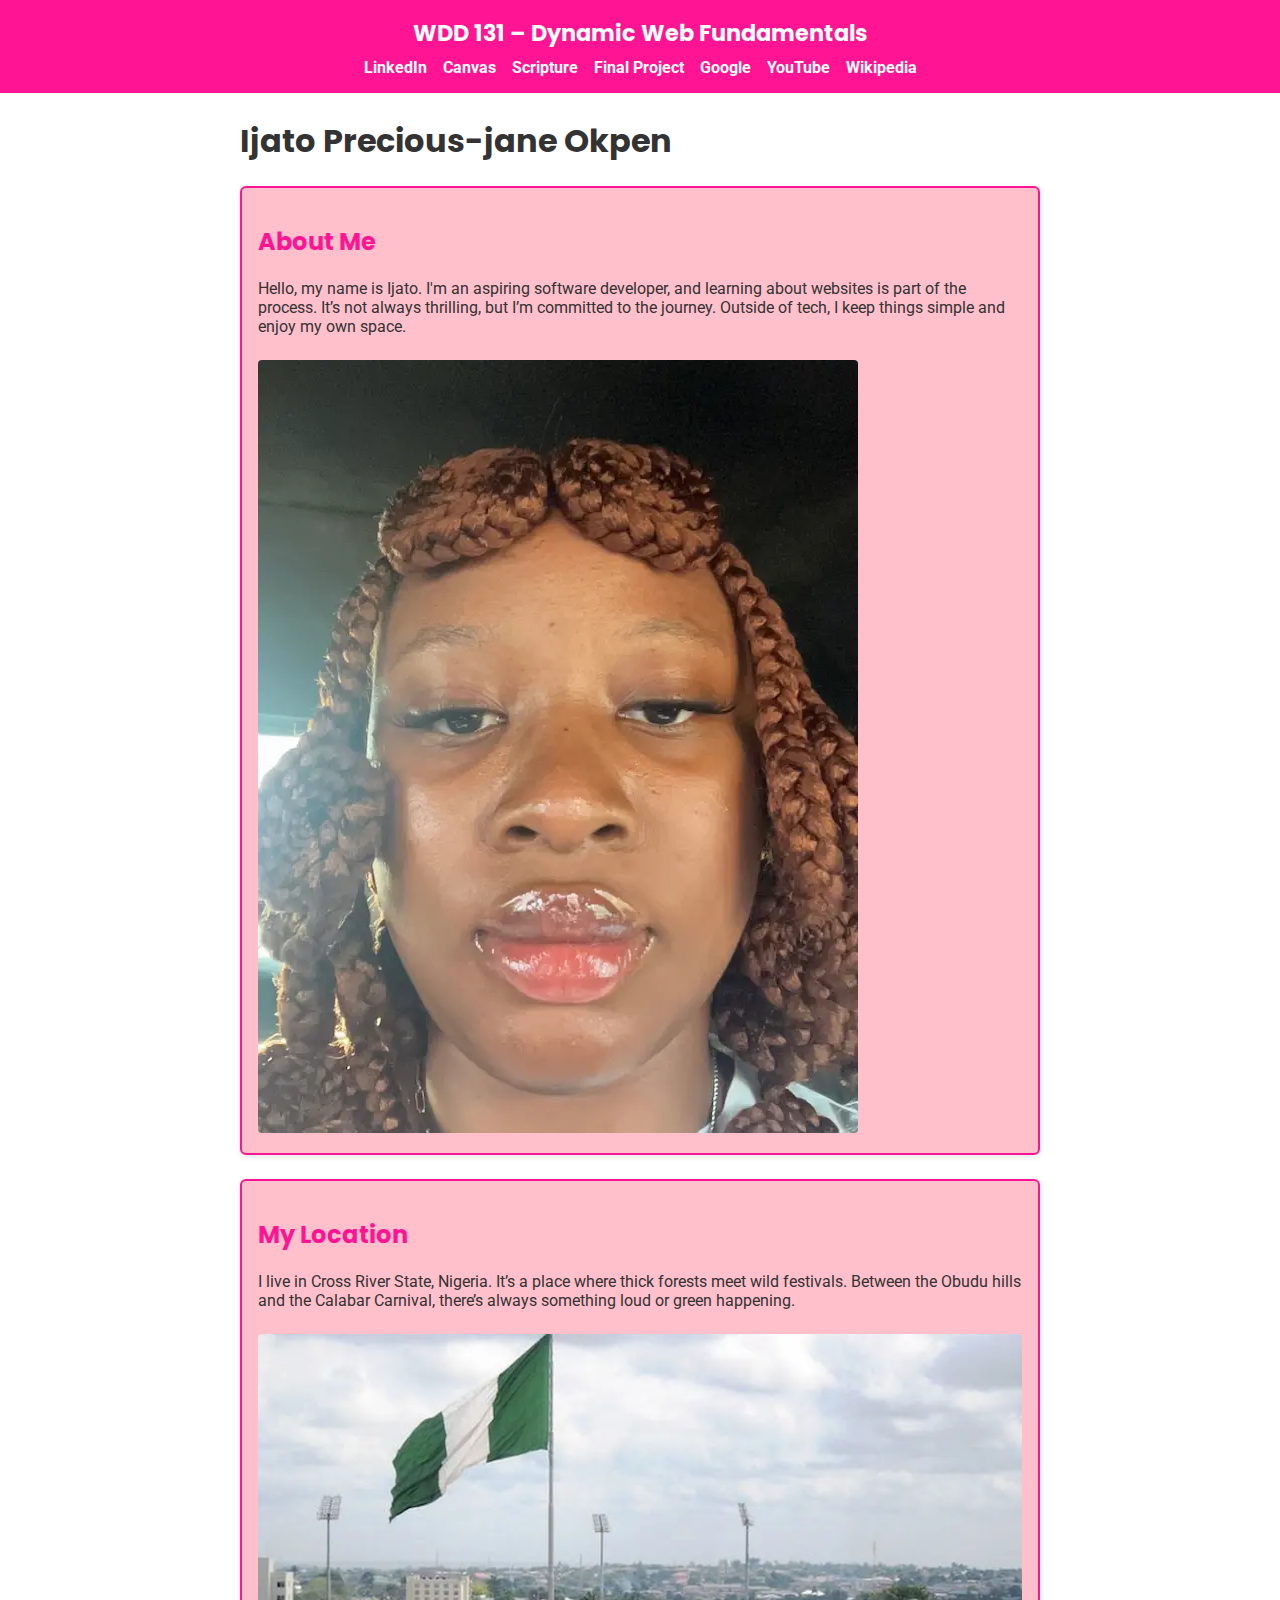
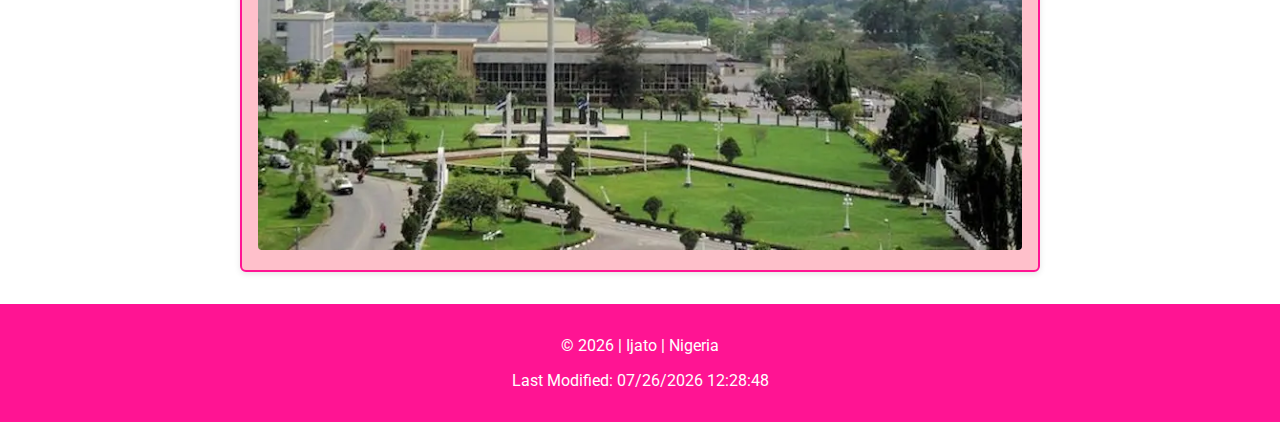
<file: index.html>
<!DOCTYPE html>
<html lang="en">

<head>
  <meta charset="UTF-8">
  <meta name="viewport" content="width=device-width, initial-scale=1.0">
  <title>WDD 131 – Dynamic Web Fundamentals – Ijato Precious-jane Okpen</title>
  <meta name="description"
    content="Homepage project for WDD 131 – Dynamic Web Fundamentals by Ijato Precious-jane Okpen. This homepage includes navigation, images, location and about me section, styled with CSS and enhanced with JavaScript.">
  <meta name="author" content="Ijato Precious-jane Okpen">

  <link rel="preconnect" href="https://fonts.googleapis.com">
  <link rel="preconnect" href="https://fonts.gstatic.com" crossorigin>
  <link href="https://fonts.googleapis.com/css2?family=Poppins:wght@400;600&family=Roboto&display=swap"
    rel="stylesheet">

  <link rel="stylesheet" href="styles/base.css">
  <script src="scripts/getdates.js" defer></script>
</head>

<body>
  <header>
    <span id="course-title">WDD 131 – Dynamic Web Fundamentals</span>
    <nav>
      <a href="https://www.linkedin.com/" target="_blank">LinkedIn</a>
      <a href="https://byupw.instructure.com/" target="_blank">Canvas</a>
      <a href="https://www.churchofjesuschrist.org/study/scriptures/ot/ps/91?lang=eng" target="_blank">Scripture</a>
      <a href="final-project/" target="_blank">Final Project</a>
      <a href="https://www.google.com" target="_blank">Google</a>
      <a href="https://www.youtube.com" target="_blank">YouTube</a>
      <a href="https://en.wikipedia.org" target="_blank">Wikipedia</a>
    </nav>
  </header>

  <main>
    <h1>Ijato Precious-jane Okpen</h1>

    <section class="card">
      <h2>About Me</h2>
      <p>Hello, my name is Ijato. I'm an aspiring software developer, and learning about websites is part of the
        process. It’s not always thrilling, but I’m committed to the journey. Outside of tech, I keep things simple and
        enjoy my own space.</p>
      <img src="images/IJATSProfile.webp" alt="My profile picture" id="profile-pic">
    </section>

    <section class="card">
      <h2>My Location</h2>
      <p>I live in Cross River State, Nigeria. It’s a place where thick forests meet wild festivals. Between the Obudu
        hills and the Calabar Carnival, there’s always something loud or green happening.</p>
      <img src="images/Calabar.webp" alt="Calabar, Cross River State, Nigeria">
    </section>
  </main>

  <footer>
    <p>&copy; <span id="currentyear"></span> | Ijato | Nigeria</p>
    <p id="lastModified"></p>
  </footer>
</body>

</html>
</file>
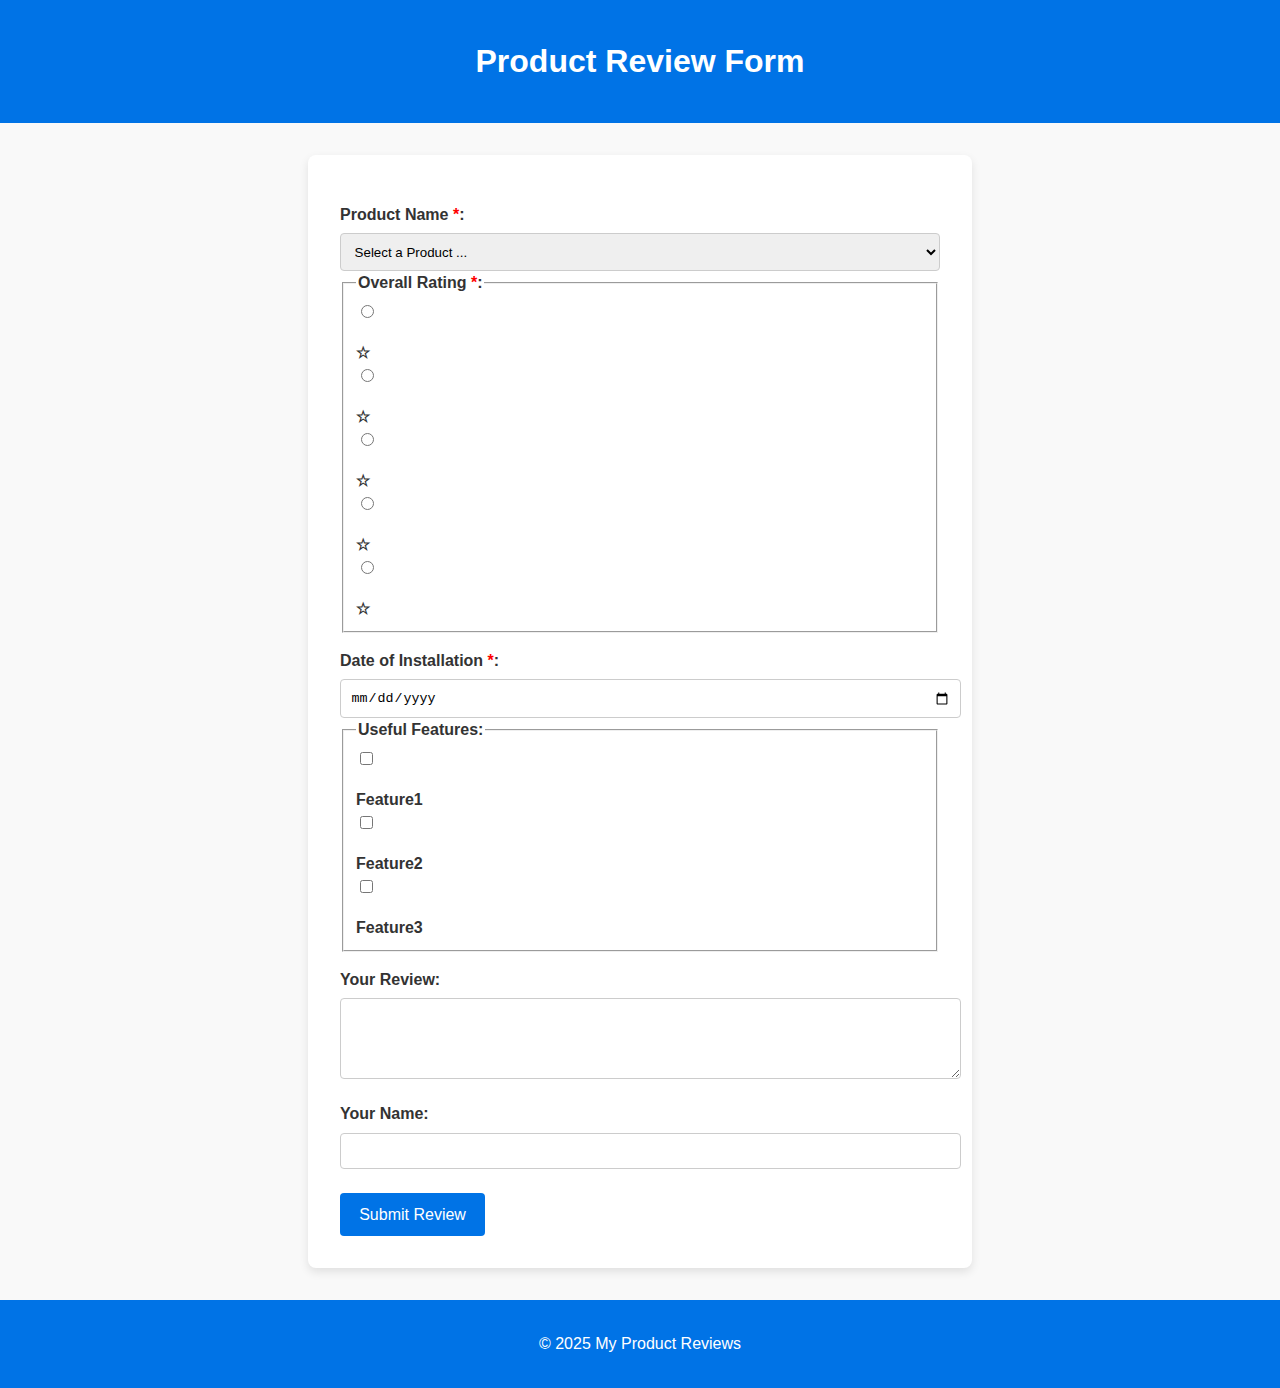
<file: form.html>
<!DOCTYPE html>
<html lang="en">
<head>
    <meta charset="UTF-8">
    <meta name="viewport" content="width=device-width, initial-scale=1.0">
    <title>Product Review Form</title>
    <link rel="stylesheet" href="css/style.css">
    <script src="js/script.js" defer></script>
</head>
<body>
    <header>
        <h1>Product Review Form</h1>
    </header>

    <main>
        <form method="get" action="review.html">
            <!-- Product Name -->
            <label for="product">Product Name <span class="required">*</span>:</label>
            <select id="product" name="product" required>
                <option value="" disabled selected>Select a Product ...</option>
            </select>

            <!-- Overall Rating -->
            <fieldset>
                <legend>Overall Rating <span class="required">*</span>:</legend>
                <div class="stars">
                    <input type="radio" id="star1" name="rating" value="1" required>
                    <label for="star1">☆</label>
                    <input type="radio" id="star2" name="rating" value="2">
                    <label for="star2">☆</label>
                    <input type="radio" id="star3" name="rating" value="3">
                    <label for="star3">☆</label>
                    <input type="radio" id="star4" name="rating" value="4">
                    <label for="star4">☆</label>
                    <input type="radio" id="star5" name="rating" value="5">
                    <label for="star5">☆</label>
                </div>
            </fieldset>

            <!-- Date of Installation -->
            <label for="installDate">Date of Installation <span class="required">*</span>:</label>
            <input type="date" id="installDate" name="installDate" required>

            <!-- Useful Features -->
            <fieldset>
                <legend>Useful Features:</legend>
                <input type="checkbox" id="feature1" name="features" value="Feature1">
                <label for="feature1">Feature1</label>
                <input type="checkbox" id="feature2" name="features" value="Feature2">
                <label for="feature2">Feature2</label>
                <input type="checkbox" id="feature3" name="features" value="Feature3">
                <label for="feature3">Feature3</label>
            </fieldset>

            <!-- Written Review -->
            <label for="review">Your Review:</label>
            <textarea id="review" name="review" rows="4"></textarea>

            <!-- User Name -->
            <label for="username">Your Name:</label>
            <input type="text" id="username" name="username">

            <!-- Submit Button -->
            <input type="submit" value="Submit Review">
        </form>
    </main>

    <footer>
        <p>&copy; 2025 My Product Reviews</p>
    </footer>
</body>
</html>
</file>
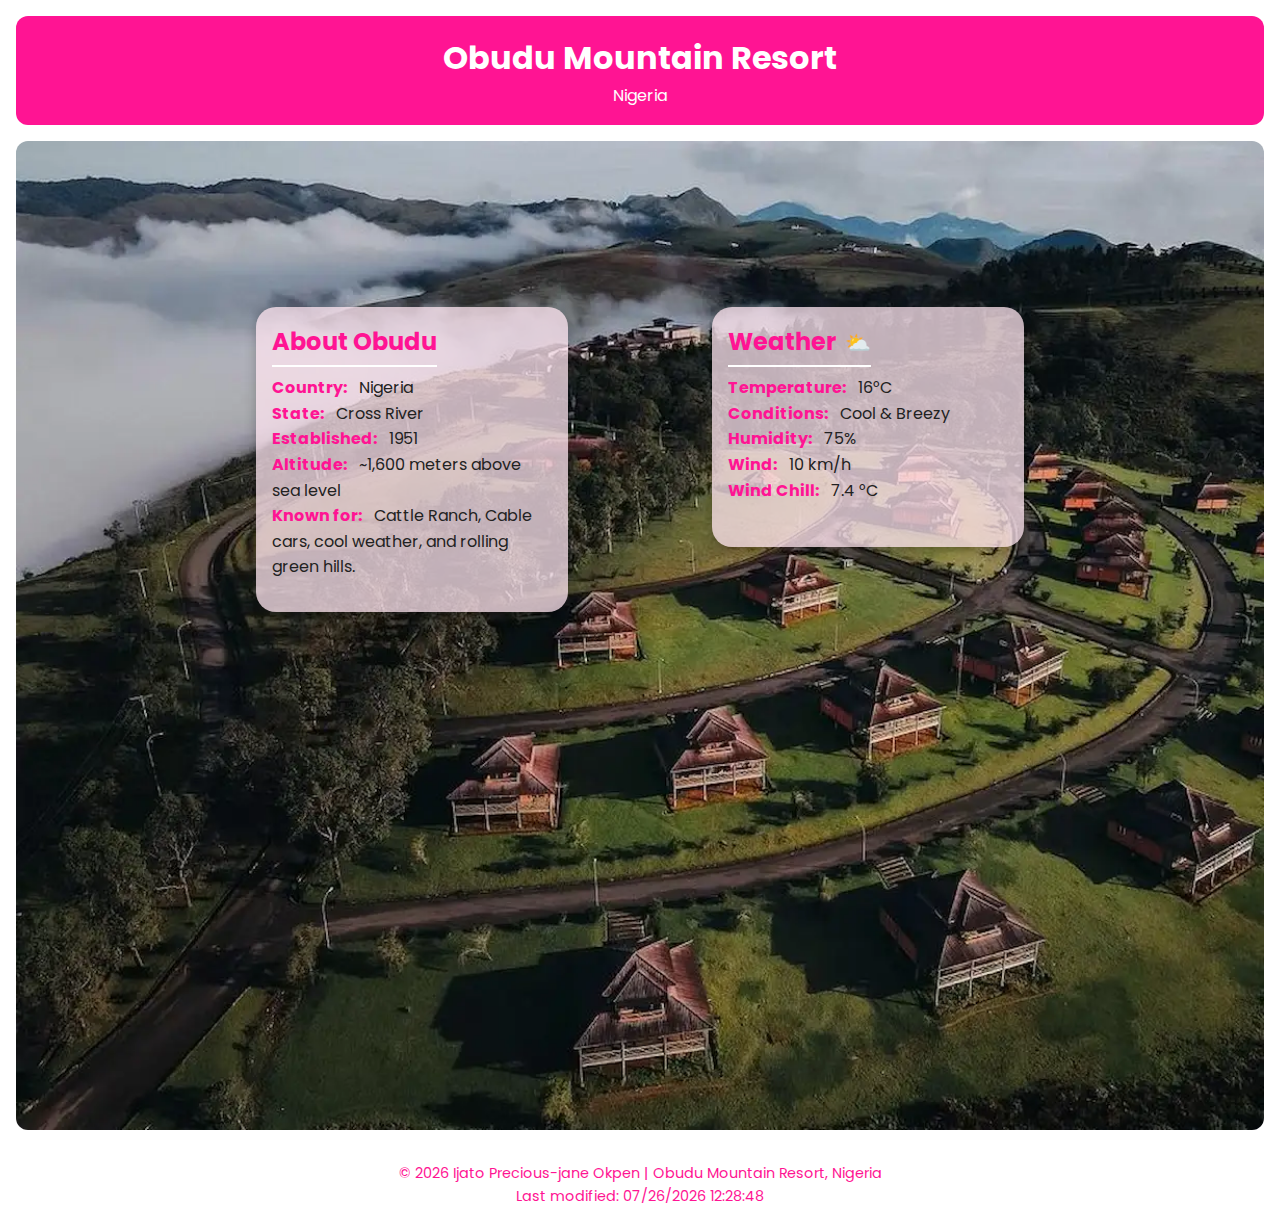
<file: place.html>
<!DOCTYPE html>
<html lang="en">

<head>
  <meta charset="UTF-8">
  <meta name="viewport" content="width=device-width, initial-scale=1.0">
  <title>Obudu Mountain Resort, Nigeria – WDD 131 – Ijato Precious-jane Okpen</title>
  <meta name="description" content="Place page for WDD 131 by Ijato Precious-jane Okpen. Featuring Obudu Mountain Resort in Cross River State, Nigeria, with data, weather, and images.">
  <meta name="author" content="Ijato Precious-jane Okpen">

  <!-- Google Fonts (same as week 1 & 2: Poppins + Roboto) -->
  <link rel="preconnect" href="https://fonts.googleapis.com">
  <link rel="preconnect" href="https://fonts.gstatic.com" crossorigin>
  <link href="https://fonts.googleapis.com/css2?family=Poppins:wght@400;600&family=Roboto&display=swap" rel="stylesheet">

  <!-- Link to CSS files -->
  <link rel="stylesheet" href="styles/place.css">
  <link rel="stylesheet" href="styles/place-large.css">

  <!-- Link to JavaScript -->
  <script src="scripts/place.js" defer></script>
</head>

<body>
  <header>
    <h1>Obudu Mountain Resort</h1>
    <p>Nigeria</p>
  </header>

  <main class="hero">
    <!-- Hero background image -->
    <figure>
      <img 
        src="images/place/obudu-small.webp" 
        srcset="images/place/obudu-small.webp 500w, images/place/obudu-large.webp 1000w" 
        sizes="(max-width: 640px) 100vw, 1000px"
        alt="Beautiful view of Obudu Mountain Resort in Cross River State, Nigeria">
      <figcaption>Scenic hills and landscapes of Obudu Mountain Resort.</figcaption>
    </figure>

    <!-- Overlay container for data and weather -->
    <div class="overlay">
      <section class="data">
        <h2>About Obudu</h2>
        <ul>
          <li><span class="label">Country:</span> Nigeria</li>
          <li><span class="label">State:</span> Cross River</li>
          <li><span class="label">Established:</span> 1951</li>
          <li><span class="label">Altitude:</span> ~1,600 meters above sea level</li>
          <li><span class="label">Known for:</span> Cattle Ranch, Cable cars, cool weather, and rolling green hills.</li>
        </ul>
      </section>

      <section class="weather">
        <h2>Weather</h2>
        <img src="images/place/weather-icon.svg" alt="Weather icon for Obudu" class="weather-icon">
        <ul>
          <li><span class="label">Temperature:</span> <span id="temp">16°C</span></li>
          <li><span class="label">Conditions:</span> <span>Cool & Breezy</span></li>
          <li><span class="label">Humidity:</span> <span>75%</span></li>
          <li><span class="label">Wind:</span> <span id="wind">10 km/h</span></li>
          <li><span class="label">Wind Chill:</span> <span id="windchill">N/A</span></li>
        </ul>
      </section>
    </div>
  </main>

  <footer>
    <p>&copy; <span id="year"></span> Ijato Precious-jane Okpen | Obudu Mountain Resort, Nigeria</p>
    <p>Last modified: <span id="lastModified"></span></p>
  </footer>
</body>
</html>
</file>
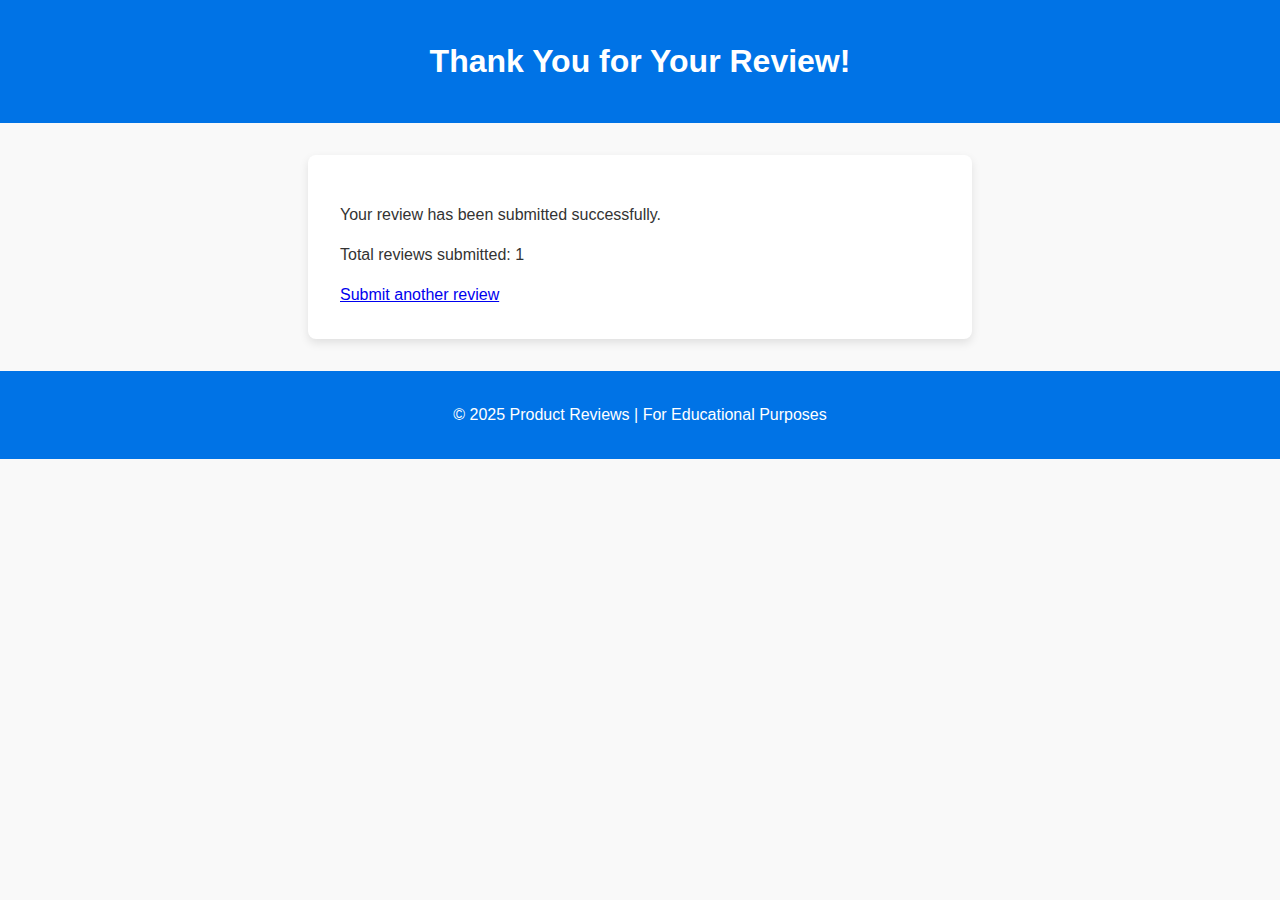
<file: review.html>
<!DOCTYPE html>
<html lang="en">
<head>
  <meta charset="UTF-8">
  <meta name="viewport" content="width=device-width, initial-scale=1.0">
  <title>Review Confirmation</title>
  <link rel="stylesheet" href="css/style.css">
  <script src="js/review.js" defer></script>
</head>
<body>
  <header>
    <h1>Thank You for Your Review!</h1>
  </header>

  <main>
    <p>Your review has been submitted successfully.</p>
    <p id="reviewCounter"></p>
    <a href="form.html">Submit another review</a>
  </main>

  <footer>
    <p>© 2025 Product Reviews | For Educational Purposes</p>
  </footer>
</body>
</html>
</file>
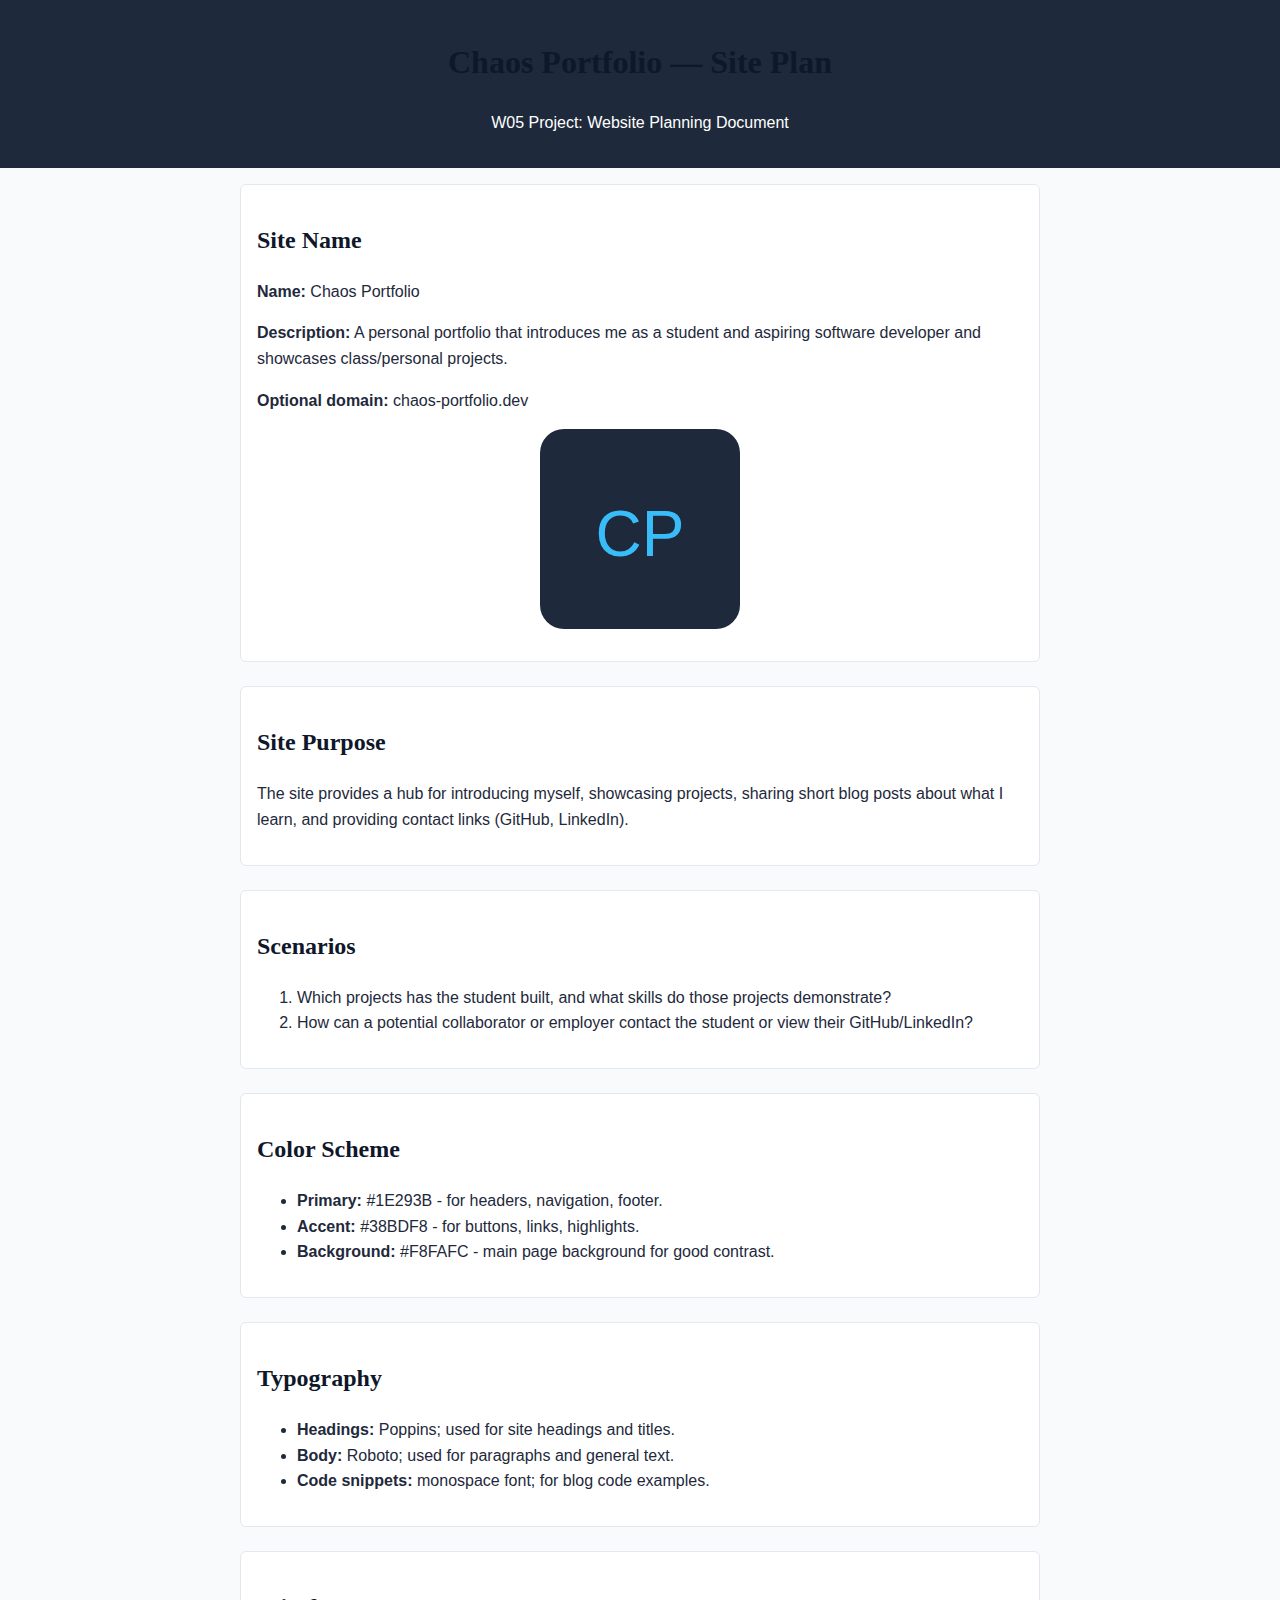
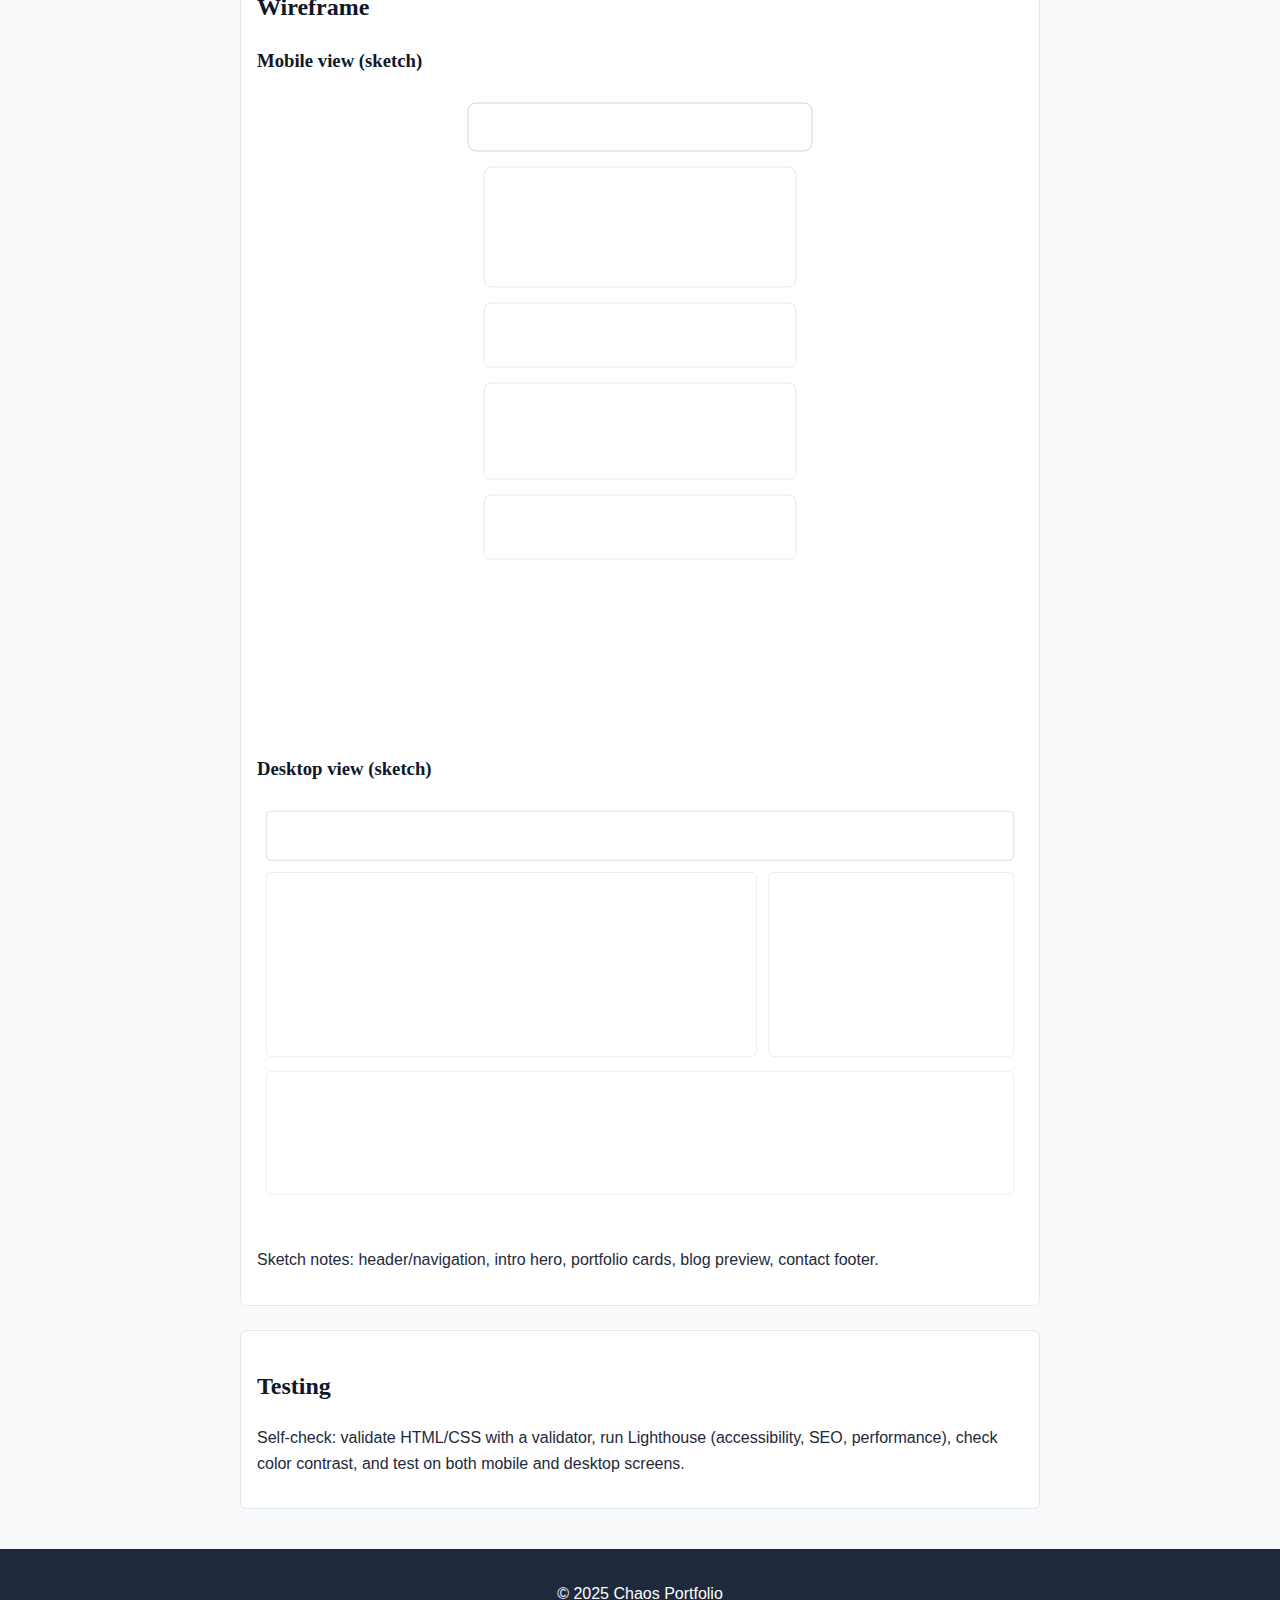
<file: siteplanproject.html>
<!DOCTYPE html>
<html lang="en">
<head>
  <meta charset="utf-8">
  <meta name="viewport" content="width=device-width, initial-scale=1">
  <title>Site Plan - Chaos Portfolio</title>

  <!--SITE PLAN-->

  <!-- Google Fonts -->
  <link href="https://fonts.googleapis.com/css2?family=Poppins:wght@600;700&family=Roboto:wght@400;700&display=swap" rel="stylesheet">

  <!-- Local stylesheet -->
  <link rel="stylesheet" href="siteplanproject.css">
</head>
<body>
  <header>
    <h1>Chaos Portfolio — Site Plan</h1>
    <p>W05 Project: Website Planning Document</p>
  </header>

  <main>
    <section id="site-name">
      <h2>Site Name</h2>
      <p><strong>Name:</strong> Chaos Portfolio</p>
      <p><strong>Description:</strong> A personal portfolio that introduces me as a student and aspiring software developer and showcases class/personal projects.</p>
      <p><strong>Optional domain:</strong> chaos-portfolio.dev</p>
      <img src="siteplan-logo-placeholder.svg" alt="Chaos Portfolio logo" class="logo">
    </section>

    <section id="site-purpose">
      <h2>Site Purpose</h2>
      <p>The site provides a hub for introducing myself, showcasing projects, sharing short blog posts about what I learn, and providing contact links (GitHub, LinkedIn).</p>
    </section>

    <section id="scenarios">
      <h2>Scenarios</h2>
      <ol>
        <li>Which projects has the student built, and what skills do those projects demonstrate?</li>
        <li>How can a potential collaborator or employer contact the student or view their GitHub/LinkedIn?</li>
      </ol>
    </section>

    <section id="color-schema">
      <h2>Color Scheme</h2>
      <ul>
        <li><strong>Primary:</strong> <span class="color-box primary"></span> #1E293B - for headers, navigation, footer.</li>
        <li><strong>Accent:</strong> <span class="color-box accent"></span> #38BDF8 - for buttons, links, highlights.</li>
        <li><strong>Background:</strong> #F8FAFC - main page background for good contrast.</li>
      </ul>
    </section>

    <section id="typography">
      <h2>Typography</h2>
      <ul>
        <li><strong>Headings:</strong> Poppins; used for site headings and titles.</li>
        <li><strong>Body:</strong> Roboto; used for paragraphs and general text.</li>
        <li><strong>Code snippets:</strong> monospace font; for blog code examples.</li>
      </ul>
    </section>

    <section id="wireframe">
      <h2>Wireframe</h2>
      <h3>Mobile view (sketch)</h3>
      <img src="siteplan-wireframe-mobile.svg" alt="Mobile wireframe sketch" class="wireframe">

      <h3>Desktop view (sketch)</h3>
      <img src="siteplan-wireframe-desktop.svg" alt="Desktop wireframe sketch" class="wireframe">

      <p>Sketch notes: header/navigation, intro hero, portfolio cards, blog preview, contact footer.</p>
    </section>

    <section id="testing">
      <h2>Testing</h2>
      <p>Self-check: validate HTML/CSS with a validator, run Lighthouse (accessibility, SEO, performance), check color contrast, and test on both mobile and desktop screens.</p>
    </section>
  </main>

  <footer>
    <p>© 2025 Chaos Portfolio</p>
  </footer>
</body>
</html>
</file>
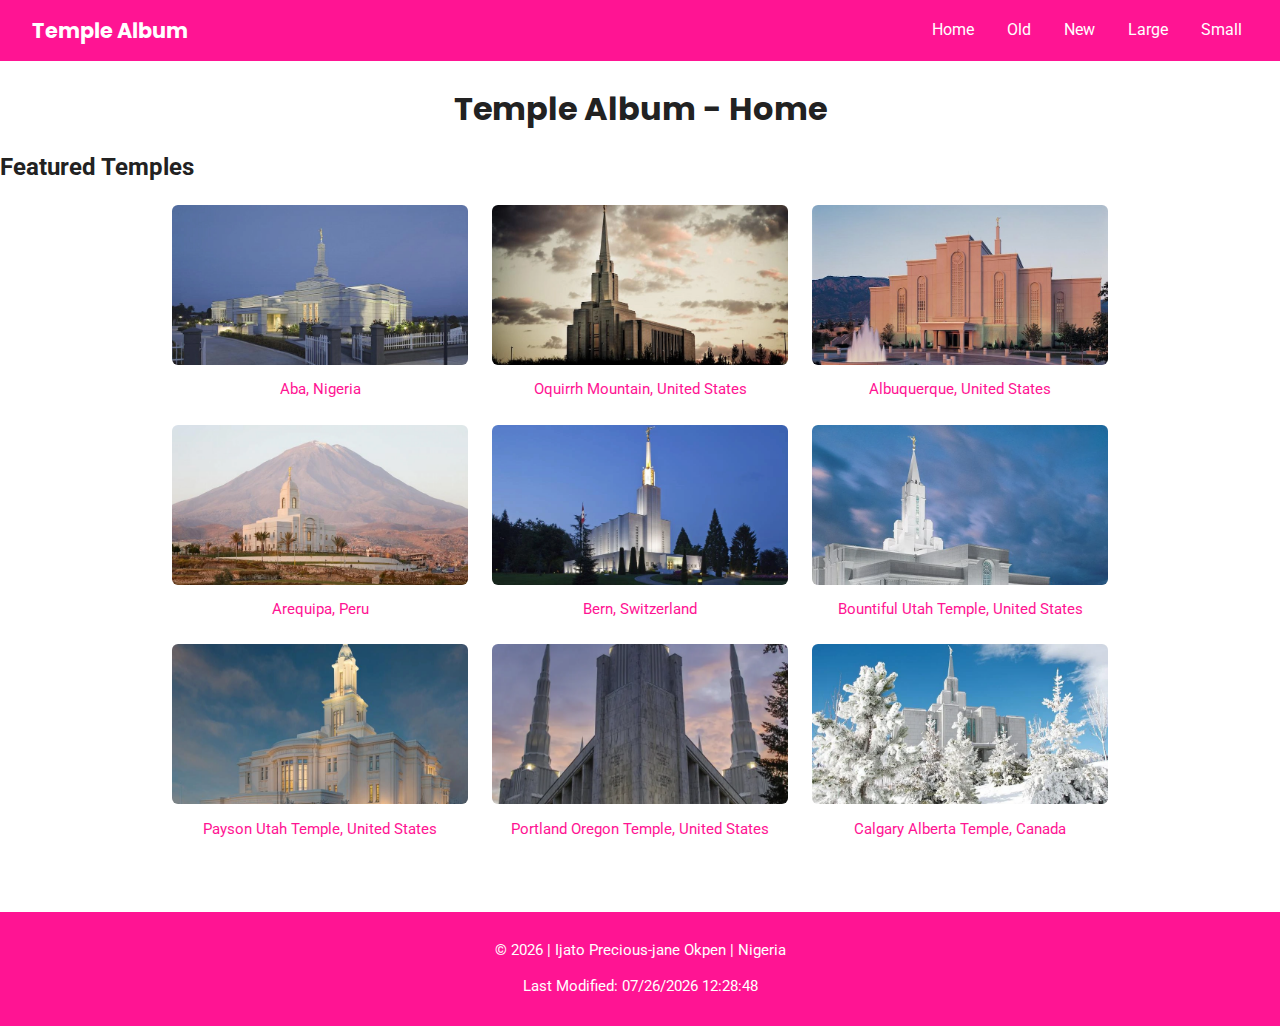
<file: temples.html>
<!DOCTYPE html>
<html lang="en">
<head>
  <meta charset="UTF-8" />
  <meta name="viewport" content="width=device-width, initial-scale=1" />
  <title>Temple Album – WDD 131 – Ijato Precious-jane Okpen</title>

  <!-- Description for search engines and project info -->
  <meta name="description" content="Temple Album project for WDD 131 by Ijato Precious-jane Okpen. Responsive photo album with a mobile hamburger menu and a dynamic footer." />
  <meta name="author" content="Ijato Precious-jane Okpen">

  <!-- Google Fonts same as week 01 (we use Poppins for titles, Roboto for body text) -->
  <link rel="preconnect" href="https://fonts.googleapis.com">
  <link rel="preconnect" href="https://fonts.gstatic.com" crossorigin>
  <link href="https://fonts.googleapis.com/css2?family=Poppins:wght@400;600&family=Roboto&display=swap" rel="stylesheet">

  <!-- CSS: mobile styles first, larger screen styles second -->
  <link rel="stylesheet" href="styles/temples.css">
  <link rel="stylesheet" href="styles/temples-large.css">

  <!-- JavaScript (defer = wait until HTML loads before running) -->
  <script src="scripts/temples.js" defer></script>
</head>
<body>
  <header class="site-header">
    <!-- Page title -->
    <h1 class="site-title">Temple Album</h1>

    <!-- Hamburger button (☰ opens, ✕ closes). Only shows on small screens. -->
    <button id="menu-btn" aria-controls="main-nav" aria-expanded="false" type="button">☰</button>

    <!-- Navigation menu -->
    <nav id="main-nav" class="main-nav" aria-label="Primary navigation">
      <a href="index.html">Home</a>
      <a href="#old">Old</a>
      <a href="#new">New</a>
      <a href="#large">Large</a>
      <a href="#small">Small</a>
    </nav>
  </header>

  <main>
    <!-- Main page title -->
    <h1 class="page-title">Temple Album - Home</h1>

    <!--Subheading -->
    <h2>Featured Temples</h2>

    <!-- Gallery of 9 temple pictures -->
    <section class="gallery">
      <figure>
        <img src="images/temples/temple1.webp" alt="Temple 1 - Aba, Nigeria">
        <figcaption>Aba, Nigeria</figcaption>
      </figure>

      <!-- Repeat this same figure pattern for all 9 temples -->
      <figure>
        <img src="images/temples/temple2.webp" alt="Temple 2">
        <figcaption>Oquirrh Mountain, United States</figcaption>
      </figure>

      <figure>
        <img src="images/temples/temple3.webp" alt="Temple 3">
        <figcaption>Albuquerque, United States</figcaption>
      </figure>

      <figure>
        <img src="images/temples/temple4.webp" alt="Temple 4">
        <figcaption>Arequipa, Peru</figcaption>
      </figure>

      <figure>
        <img src="images/temples/temple5.webp" alt="Temple 5">
        <figcaption>Bern, Switzerland</figcaption>
      </figure>

      <figure>
        <img src="images/temples/temple6.webp" alt="Temple 6">
        <figcaption>Bountiful Utah Temple, United States</figcaption>
      </figure>

      <figure>
        <img src="images/temples/temple7.webp" alt="Temple 7">
        <figcaption>Payson Utah Temple, United States</figcaption>
      </figure>

      <figure>
        <img src="images/temples/temple8.webp" alt="Temple 8">
        <figcaption>Portland Oregon Temple, United States</figcaption>
      </figure>

      <figure>
        <img src="images/temples/temple9.webp" alt="Temple 9">
        <figcaption>Calgary Alberta Temple, Canada</figcaption>
      </figure>
    </section>
  </main>

  <footer class="site-footer">
    <!-- JavaScript will replace the year and last modified date -->
    <p>&copy; <span id="currentyear"></span> | Ijato Precious-jane Okpen | Nigeria</p>
    <p id="lastModified"></p>
  </footer>
</body>
</html>
</file>
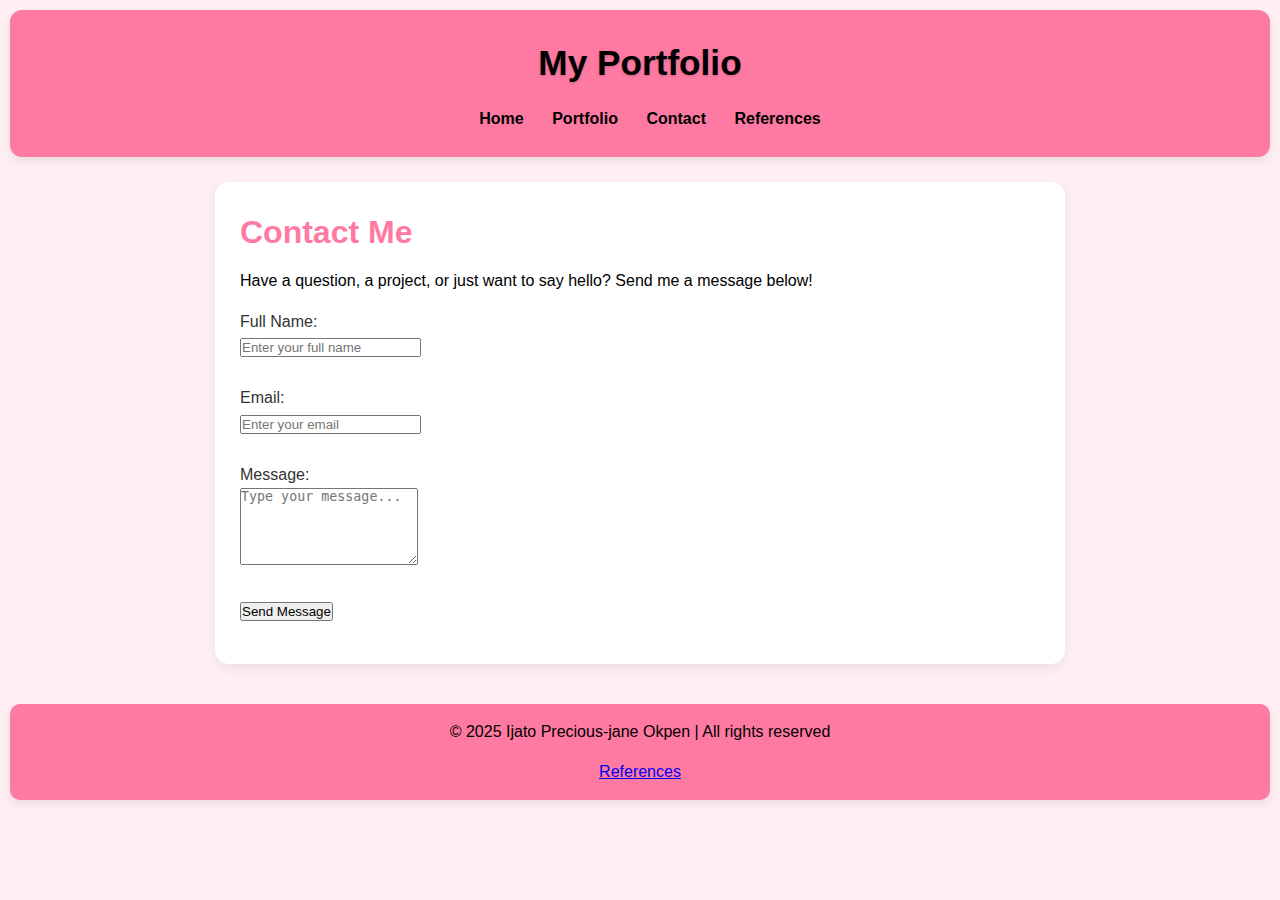
<file: final-project/contact.html>
<!DOCTYPE html>
<html lang="en">
<head>
  <meta charset="utf-8" />
  <meta name="viewport" content="width=device-width, initial-scale=1.0" />
  <title>Contact | My Portfolio</title>
  <link rel="stylesheet" href="fpstyle.css" />
  <script src="contact.js" defer></script>
</head>
<body>

  <!-- Header section -->
  <header>
    <h1>My Portfolio</h1>
    <nav>
      <ul>
        <li><a href="fpindex.html">Home</a></li>
        <li><a href="portfolio.html">Portfolio</a></li>
        <li><a href="contact.html">Contact</a></li>
        <li><a href="references.html">References</a></li>
      </ul>
    </nav>
  </header>

  <!-- Main content -->
  <main>
    <h1>Contact Me</h1>
    <p>Have a question, a project, or just want to say hello? Send me a message below!</p>

    <!-- Contact form -->
    <form id="contact-form">
      <label for="name">Full Name:</label><br />
      <input type="text" id="name" name="name" placeholder="Enter your full name" required /><br /><br />

      <label for="email">Email:</label><br />
      <input type="email" id="email" name="email" placeholder="Enter your email" required /><br /><br />

      <label for="message">Message:</label><br />
      <textarea id="message" name="message" rows="5" placeholder="Type your message..." required></textarea><br /><br />

      <button type="submit" class="button">Send Message</button>
    </form>

    <p id="confirmation" style="margin-top:15px; font-weight:bold; color:#ff7aa2;"></p>
    <p id="greeting" style="margin-top:10px; color:#ff4081; font-style:italic;"></p>
  </main>

  <!-- Footer -->
  <footer>
    <p>&copy; 2025 Ijato Precious-jane Okpen | All rights reserved</p>
    <a href="references.html">References</a>
  </footer>

</body>
</html>
</file>
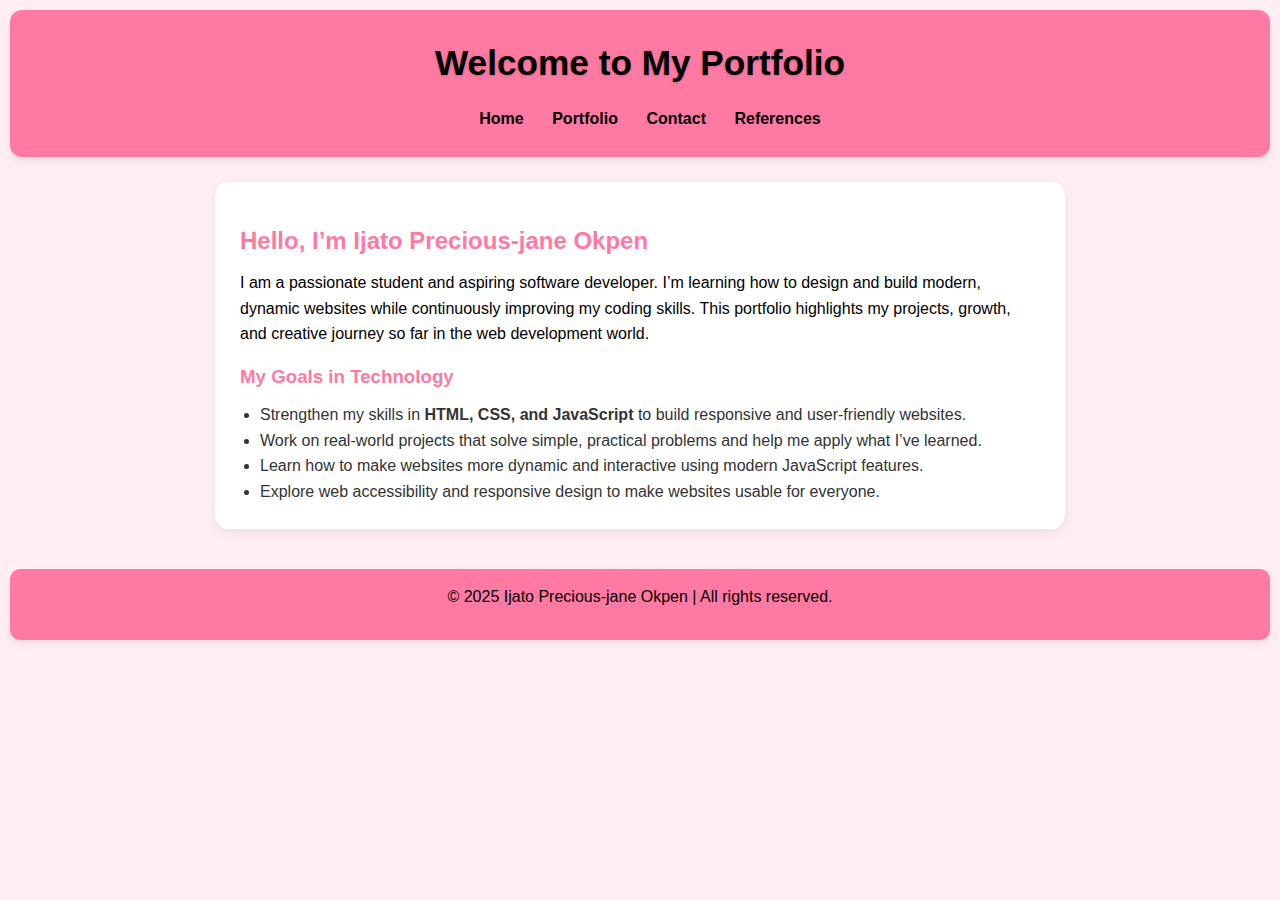
<file: final-project/fpindex.html>
<!DOCTYPE html>
<html lang="en">
<head>
  <meta charset="utf-8" />
  <meta name="viewport" content="width=device-width, initial-scale=1.0" />
  <title>My Personal Portfolio</title>
  <link rel="stylesheet" href="fpstyle.css" />
</head>
<body>
  <!-- The header and navigation appear on every page -->
  <header>
    <h1>Welcome to My Portfolio</h1>
    <nav>
      <ul>
        <li><a href="fpindex.html">Home</a></li>
        <li><a href="portfolio.html">Portfolio</a></li>
        <li><a href="contact.html">Contact</a></li>
        <li><a href="references.html">References</a></li>
      </ul>
    </nav>
  </header>

  <!-- Main content of the home page -->
  <main>
    <section>
      <h2>Hello, I’m Ijato Precious-jane Okpen</h2>
      <p>
        I am a passionate student and aspiring software developer. 
          I’m learning how to design and build modern, dynamic websites while continuously improving my coding skills. 
          This portfolio highlights my projects, growth, and creative journey so far in the web development world.
      </p>
    </section>

    <section>
      <h3>My Goals in Technology</h3>
      <ul>
        <li>Strengthen my skills in <strong>HTML, CSS, and JavaScript</strong> to build responsive and user-friendly websites.</li>
        <li>Work on real-world projects that solve simple, practical problems and help me apply what I’ve learned.</li>
        <li>Learn how to make websites more dynamic and interactive using modern JavaScript features.</li>
        <li>Explore web accessibility and responsive design to make websites usable for everyone.</li>
      </ul>
    </section>
  </main>

  <!-- Footer will appear on all pages -->
  <footer>
    <p>© 2025 Ijato Precious-jane Okpen | All rights reserved.</p>
  </footer>

  <!-- Link to main JavaScript file -->
  <script src="main.js"></script>
</body>
</html>
</file>
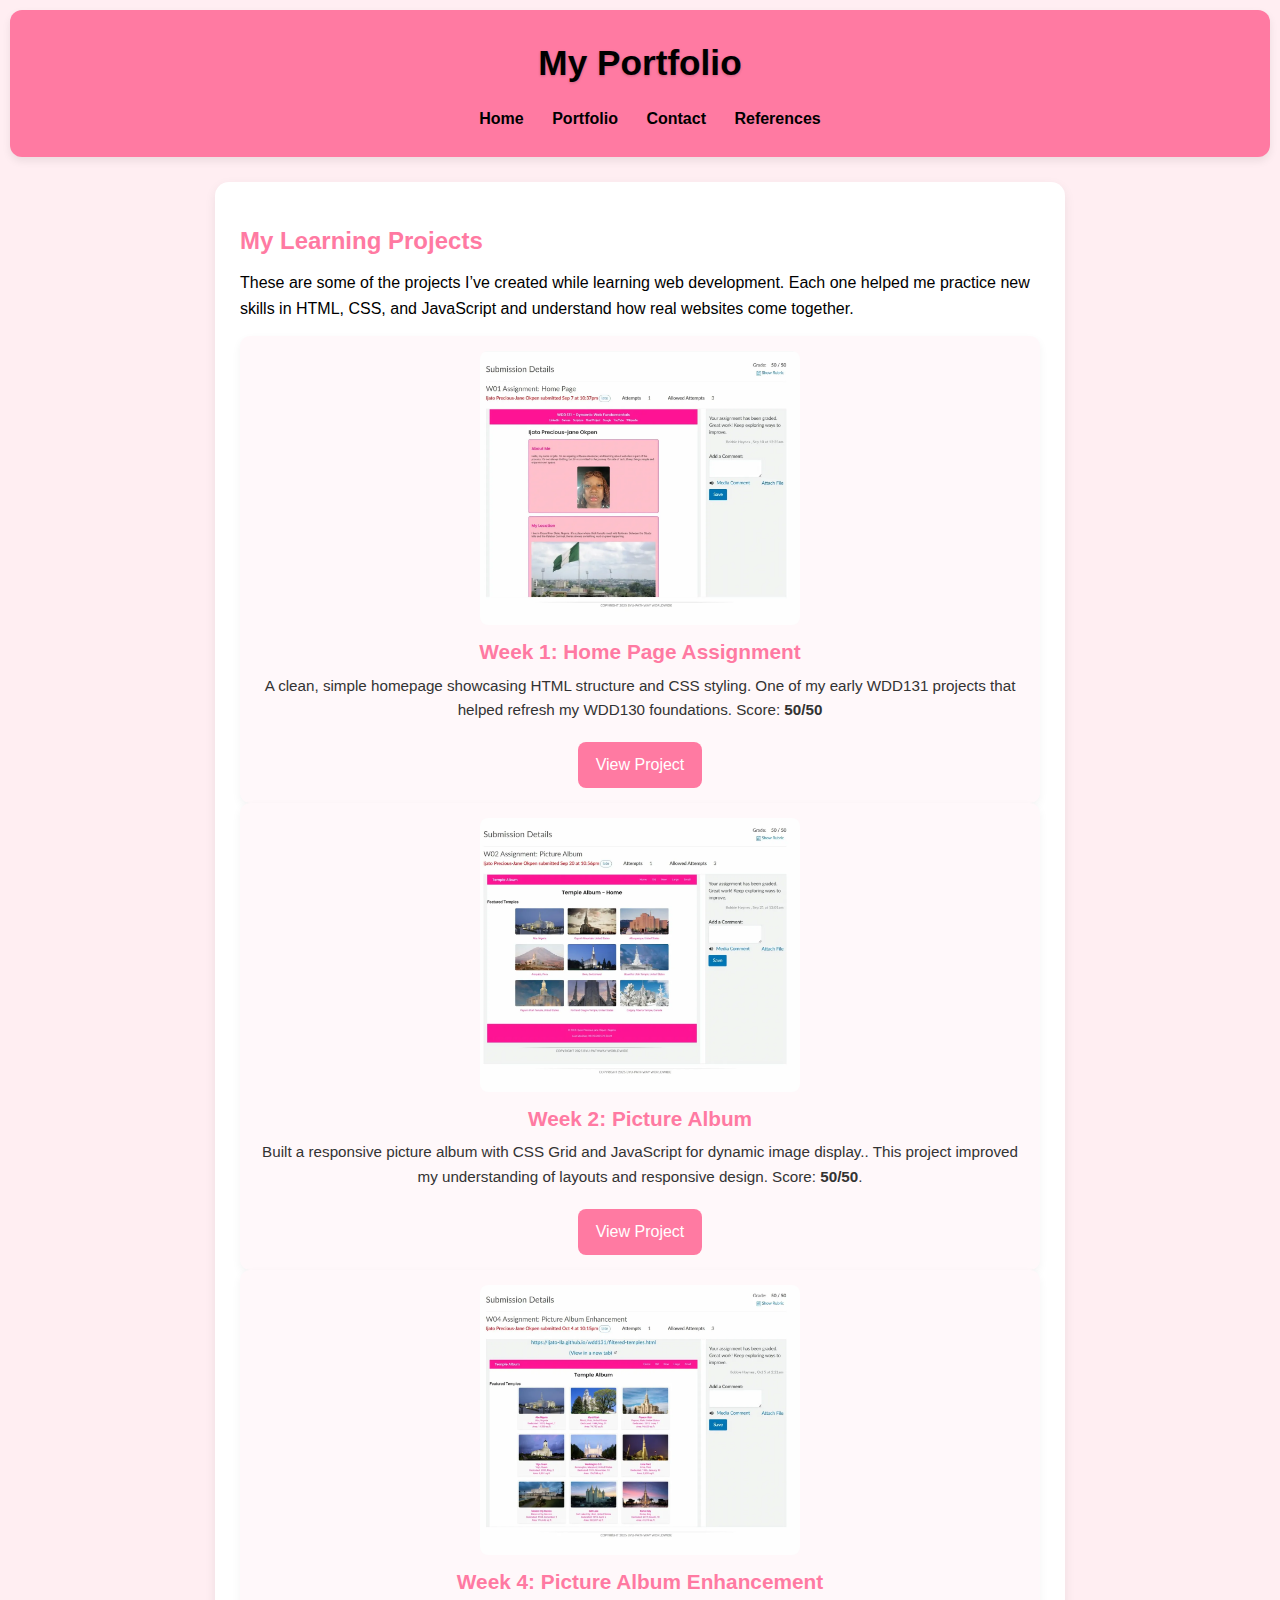
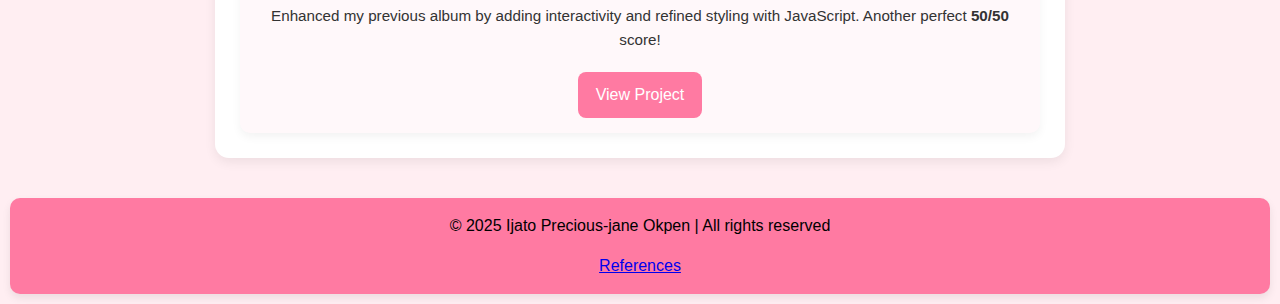
<file: final-project/portfolio.html>
<!DOCTYPE html>
<html lang="en">
<head>
  <meta charset="utf-8">
  <meta name="viewport" content="width=device-width, initial-scale=1.0">
  <title>My Portfolio – Ijato</title>
  <link rel="stylesheet" href="fpstyle.css">
</head>
<body>
  <header>
    <h1> My Portfolio</h1>
    <nav>
      <ul>
        <li><a href="fpindex.html">Home</a></li>
        <li><a href="portfolio.html">Portfolio</a></li>
        <li><a href="contact.html">Contact</a></li>
        <li><a href="references.html">References</a></li>
      </ul>
    </nav>
  </header>

  <main>
    <section id="intro">
      <h2>My Learning Projects</h2>
      <p> 
        These are some of the projects I’ve created while learning web development. 
        Each one helped me practice new skills in HTML, CSS, and JavaScript and 
        understand how real websites come together.
      </p>
    </section>

    <section id="learning-project-list">
      <!-- Project 1 -->
      <div class="project-card">
        <img src="week1.webp" alt="Week 1 Home Page Assignment preview" loading="lazy"
             style="width:85%; max-width:320px; border-radius:8px; display:block; margin:0 auto 10px; object-fit:cover;">
        <h3>Week 1: Home Page Assignment</h3>
        <p> 
          A clean, simple homepage showcasing HTML structure and CSS styling. 
          One of my early WDD131 projects that helped refresh my WDD130 foundations.
          Score: <strong>50/50</strong>
        </p>
        <a href="https://ijato-ila.github.io/wdd131/" class="button">View Project</a>
      </div>

      <!-- Project 2 -->
      <div class="project-card">
        <img src="week2.webp" alt="Week 2 Picture Album preview" loading="lazy"
             style="width:85%; max-width:320px; border-radius:8px; display:block; margin:0 auto 10px; object-fit:cover;">
        <h3>Week 2: Picture Album</h3>
        <p> 
          Built a responsive picture album with CSS Grid and JavaScript for dynamic image display.. 
          This project improved my understanding of layouts and responsive design. 
          Score: <strong>50/50</strong>.
        </p>
        <a href="https://ijato-ila.github.io/wdd131/temples.html" class="button">View Project</a>
      </div>

      <!-- Project 3 -->
      <div class="project-card">
        <img src="week4.webp" alt="Week 4 Picture Album Enhancement preview" loading="lazy"
             style="width:85%; max-width:320px; border-radius:8px; display:block; margin:0 auto 10px; object-fit:cover;">
        <h3>Week 4: Picture Album Enhancement</h3>
        <p> 
          Enhanced my previous album by adding interactivity and refined styling with JavaScript. 
          Another perfect <strong>50/50</strong> score!
        </p>
        <a href="https://ijato-ila.github.io/wdd131/filtered-temples.html" class="button">View Project</a>
      </div>
    </section>
  </main>

  <footer>
    <p>&copy; 2025 Ijato Precious-jane Okpen | All rights reserved</p>
    <a href="references.html">References</a>
  </footer>
</body>
</html>
</file>
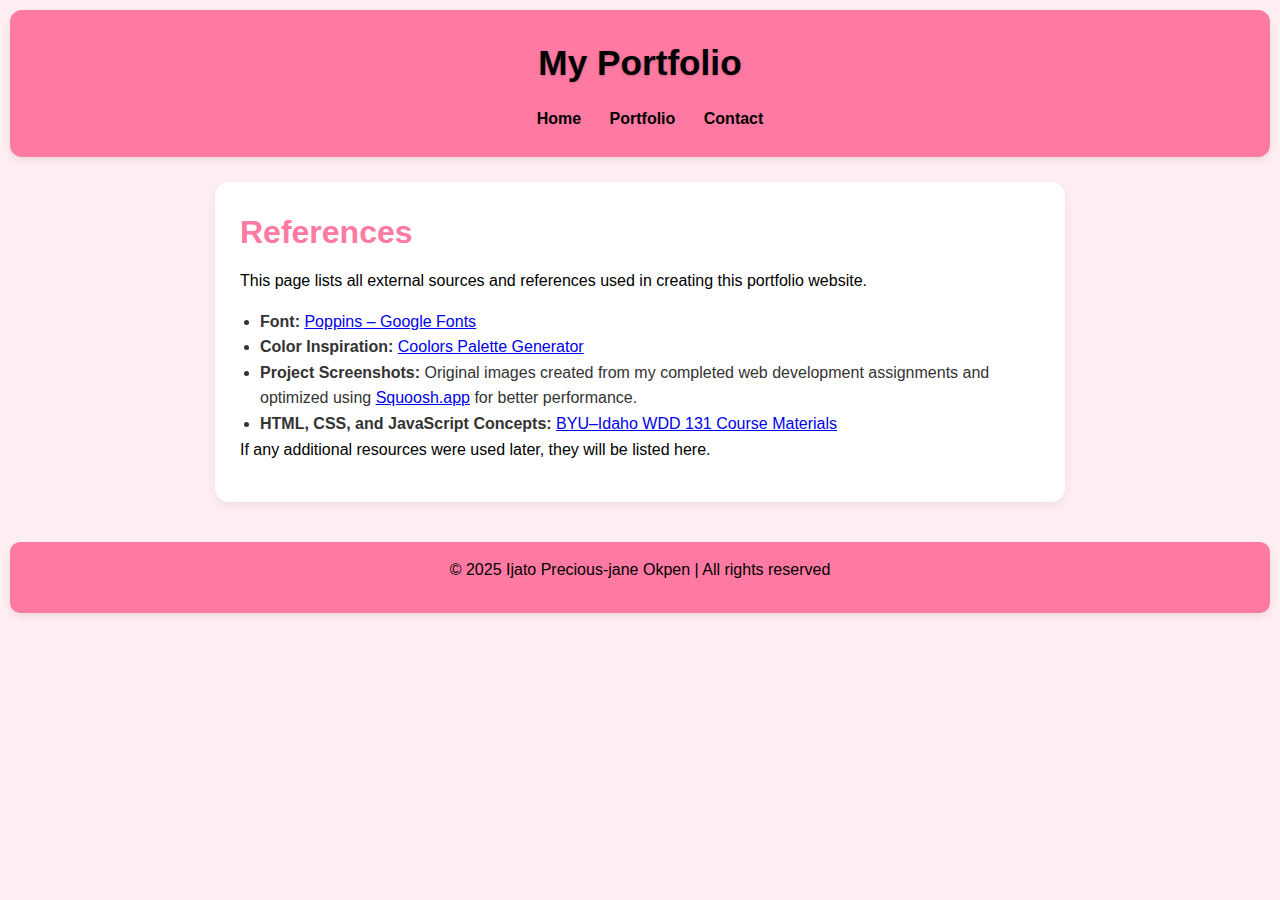
<file: final-project/references.html>
<!DOCTYPE html>
<html lang="en">
<head>
  <meta charset="utf-8" />
  <meta name="viewport" content="width=device-width, initial-scale=1.0" />
  <title>References | My Portfolio</title>
  <link rel="stylesheet" href="fpstyle.css" />
</head>
<body>

  <!-- Header -->
  <header>
    <h1>My Portfolio</h1>
    <nav>
      <ul>
        <li><a href="fpindex.html">Home</a></li>
        <li><a href="portfolio.html">Portfolio</a></li>
        <li><a href="contact.html">Contact</a></li>
      </ul>
    </nav>
  </header>

  <!-- Main Content -->
  <main>
    <h1>References</h1>
    <p>This page lists all external sources and references used in creating this portfolio website.</p>

    <ul class="reference-list">
      <li><strong>Font:</strong> <a href="https://fonts.google.com/specimen/Poppins" target="_blank">Poppins – Google Fonts</a></li>
      <li><strong>Color Inspiration:</strong> <a href="https://coolors.co/" target="_blank">Coolors Palette Generator</a></li>
      <li><strong>Project Screenshots:</strong> Original images created from my completed web development assignments and optimized using <a href="https://squoosh.app/" target="_blank">Squoosh.app</a> for better performance.</li>
      <li><strong>HTML, CSS, and JavaScript Concepts:</strong> <a href="https://byui-cse.github.io/wdd131-ww-course/" target="_blank">BYU–Idaho WDD 131 Course Materials</a></li>
    </ul>

    <p>If any additional resources were used later, they will be listed here.</p>
  </main>

  <!-- Footer -->
  <footer>
    <p>&copy; 2025 Ijato Precious-jane Okpen | All rights reserved </p>
  </footer>

</body>
</html>
</file>
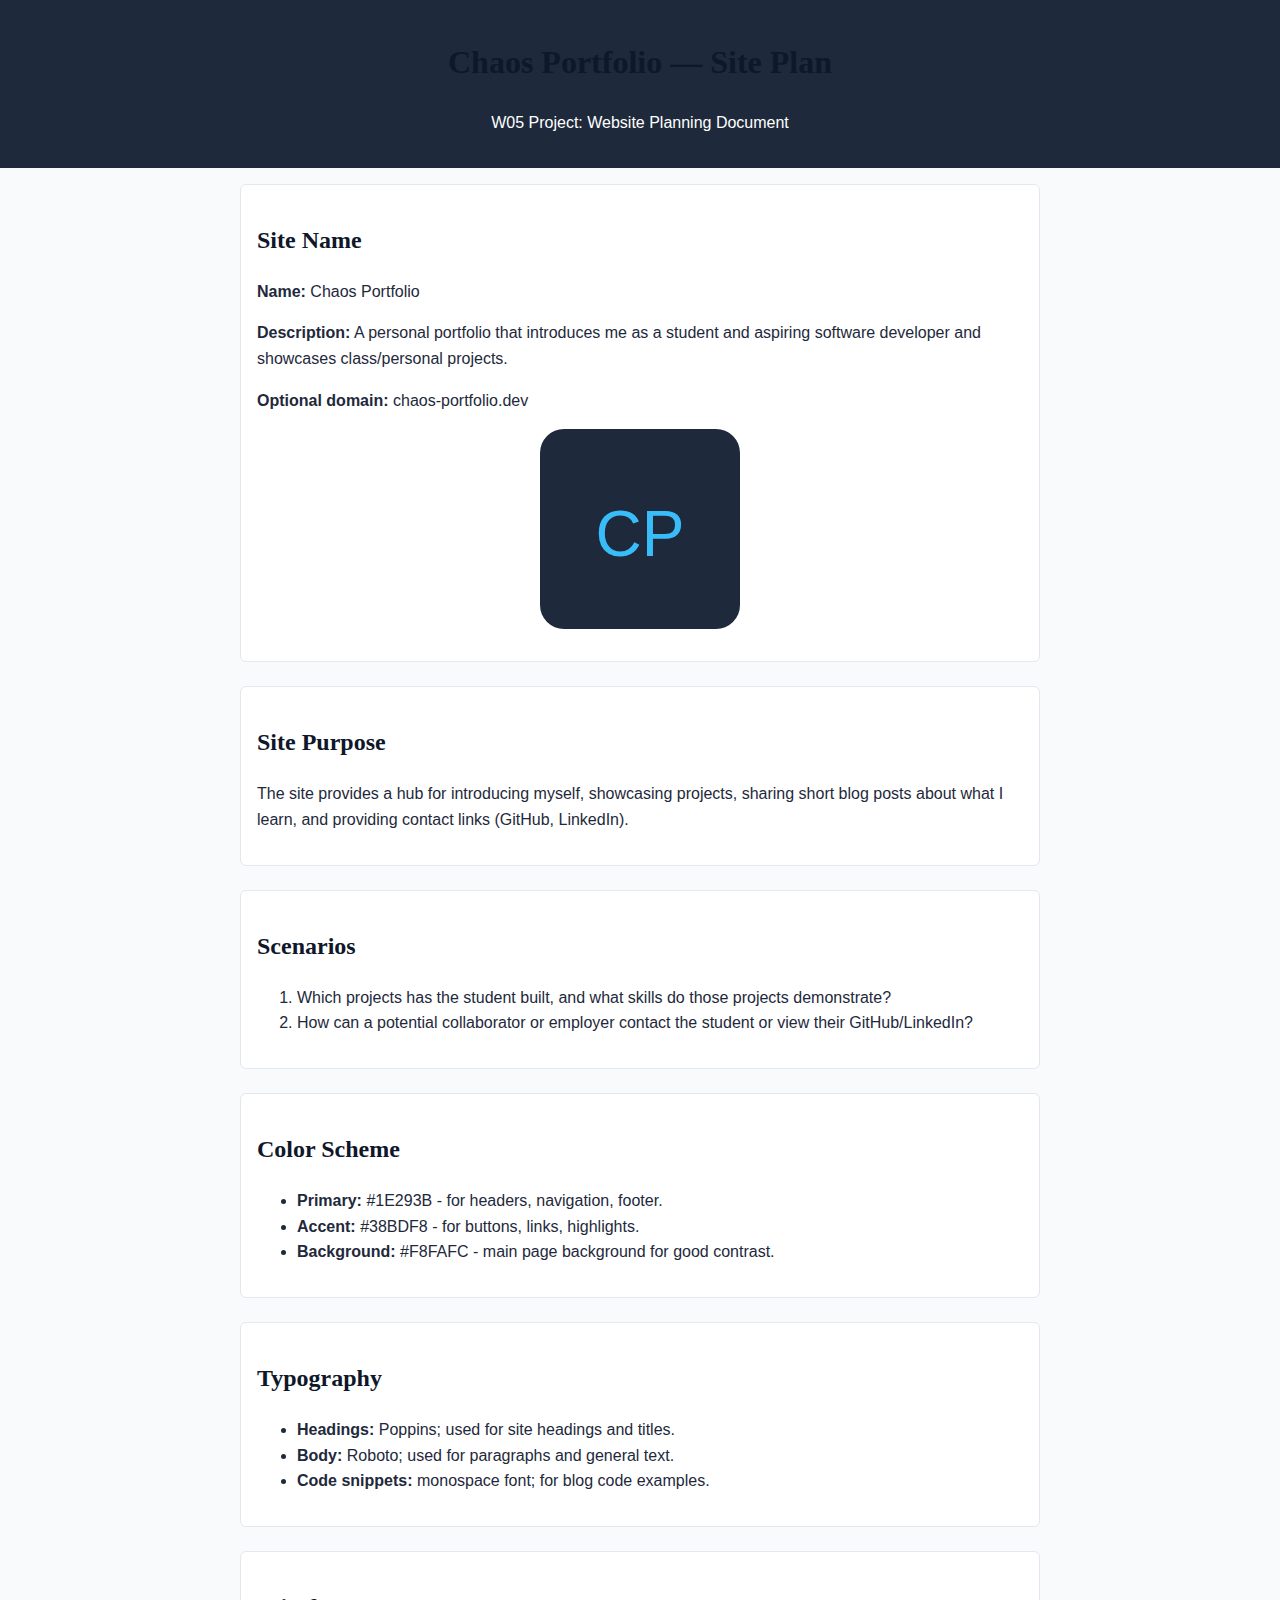
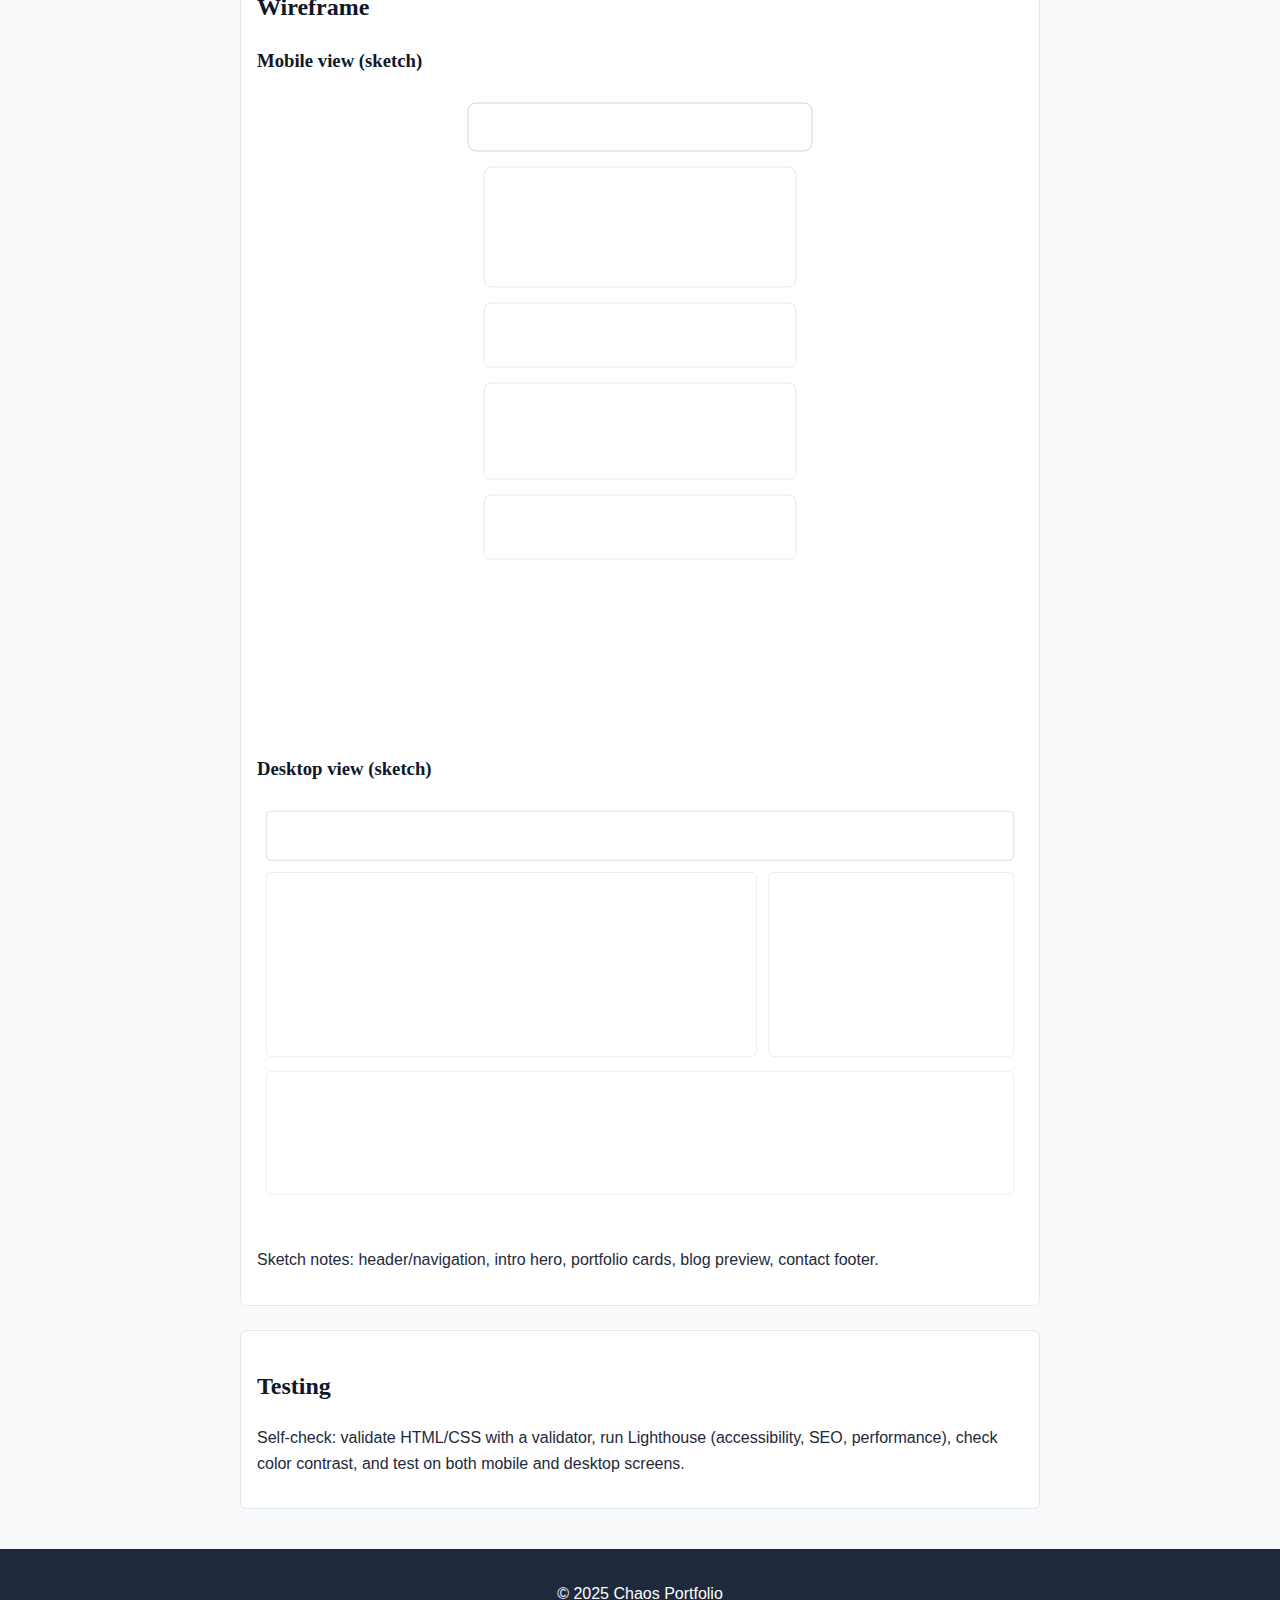
<file: project/project.html>
<!DOCTYPE html>
<html lang="en">
<head>
  <meta charset="utf-8">
  <meta name="viewport" content="width=device-width, initial-scale=1">
  <title>Site Plan - Chaos Portfolio</title>

  <!--SITE PLAN-->

  <!-- Google Fonts -->
  <link href="https://fonts.googleapis.com/css2?family=Poppins:wght@600;700&family=Roboto:wght@400;700&display=swap" rel="stylesheet">

  <!-- Local stylesheet -->
  <link rel="stylesheet" href="project.css">
</head>
<body>
  <header>
    <h1>Chaos Portfolio — Site Plan</h1>
    <p>W05 Project: Website Planning Document</p>
  </header>

  <main>
    <section id="site-name">
      <h2>Site Name</h2>
      <p><strong>Name:</strong> Chaos Portfolio</p>
      <p><strong>Description:</strong> A personal portfolio that introduces me as a student and aspiring software developer and showcases class/personal projects.</p>
      <p><strong>Optional domain:</strong> chaos-portfolio.dev</p>
      <img src="logo-placeholder.svg" alt="Chaos Portfolio logo" class="logo">
    </section>

    <section id="site-purpose">
      <h2>Site Purpose</h2>
      <p>The site provides a hub for introducing myself, showcasing projects, sharing short blog posts about what I learn, and providing contact links (GitHub, LinkedIn).</p>
    </section>

    <section id="scenarios">
      <h2>Scenarios</h2>
      <ol>
        <li>Which projects has the student built, and what skills do those projects demonstrate?</li>
        <li>How can a potential collaborator or employer contact the student or view their GitHub/LinkedIn?</li>
      </ol>
    </section>

    <section id="color-schema">
      <h2>Color Scheme</h2>
      <ul>
        <li><strong>Primary:</strong> <span class="color-box primary"></span> #1E293B - for headers, navigation, footer.</li>
        <li><strong>Accent:</strong> <span class="color-box accent"></span> #38BDF8 - for buttons, links, highlights.</li>
        <li><strong>Background:</strong> #F8FAFC - main page background for good contrast.</li>
      </ul>
    </section>

    <section id="typography">
      <h2>Typography</h2>
      <ul>
        <li><strong>Headings:</strong> Poppins; used for site headings and titles.</li>
        <li><strong>Body:</strong> Roboto; used for paragraphs and general text.</li>
        <li><strong>Code snippets:</strong> monospace font; for blog code examples.</li>
      </ul>
    </section>

    <section id="wireframe">
      <h2>Wireframe</h2>
      <h3>Mobile view (sketch)</h3>
      <img src="wireframe-mobile.svg" alt="Mobile wireframe sketch" class="wireframe">

      <h3>Desktop view (sketch)</h3>
      <img src="wireframe-desktop.svg" alt="Desktop wireframe sketch" class="wireframe">

      <p>Sketch notes: header/navigation, intro hero, portfolio cards, blog preview, contact footer.</p>
    </section>

    <section id="testing">
      <h2>Testing</h2>
      <p>Self-check: validate HTML/CSS with a validator, run Lighthouse (accessibility, SEO, performance), check color contrast, and test on both mobile and desktop screens.</p>
    </section>
  </main>

  <footer>
    <p>© 2025 Chaos Portfolio</p>
  </footer>
</body>
</html>
</file>
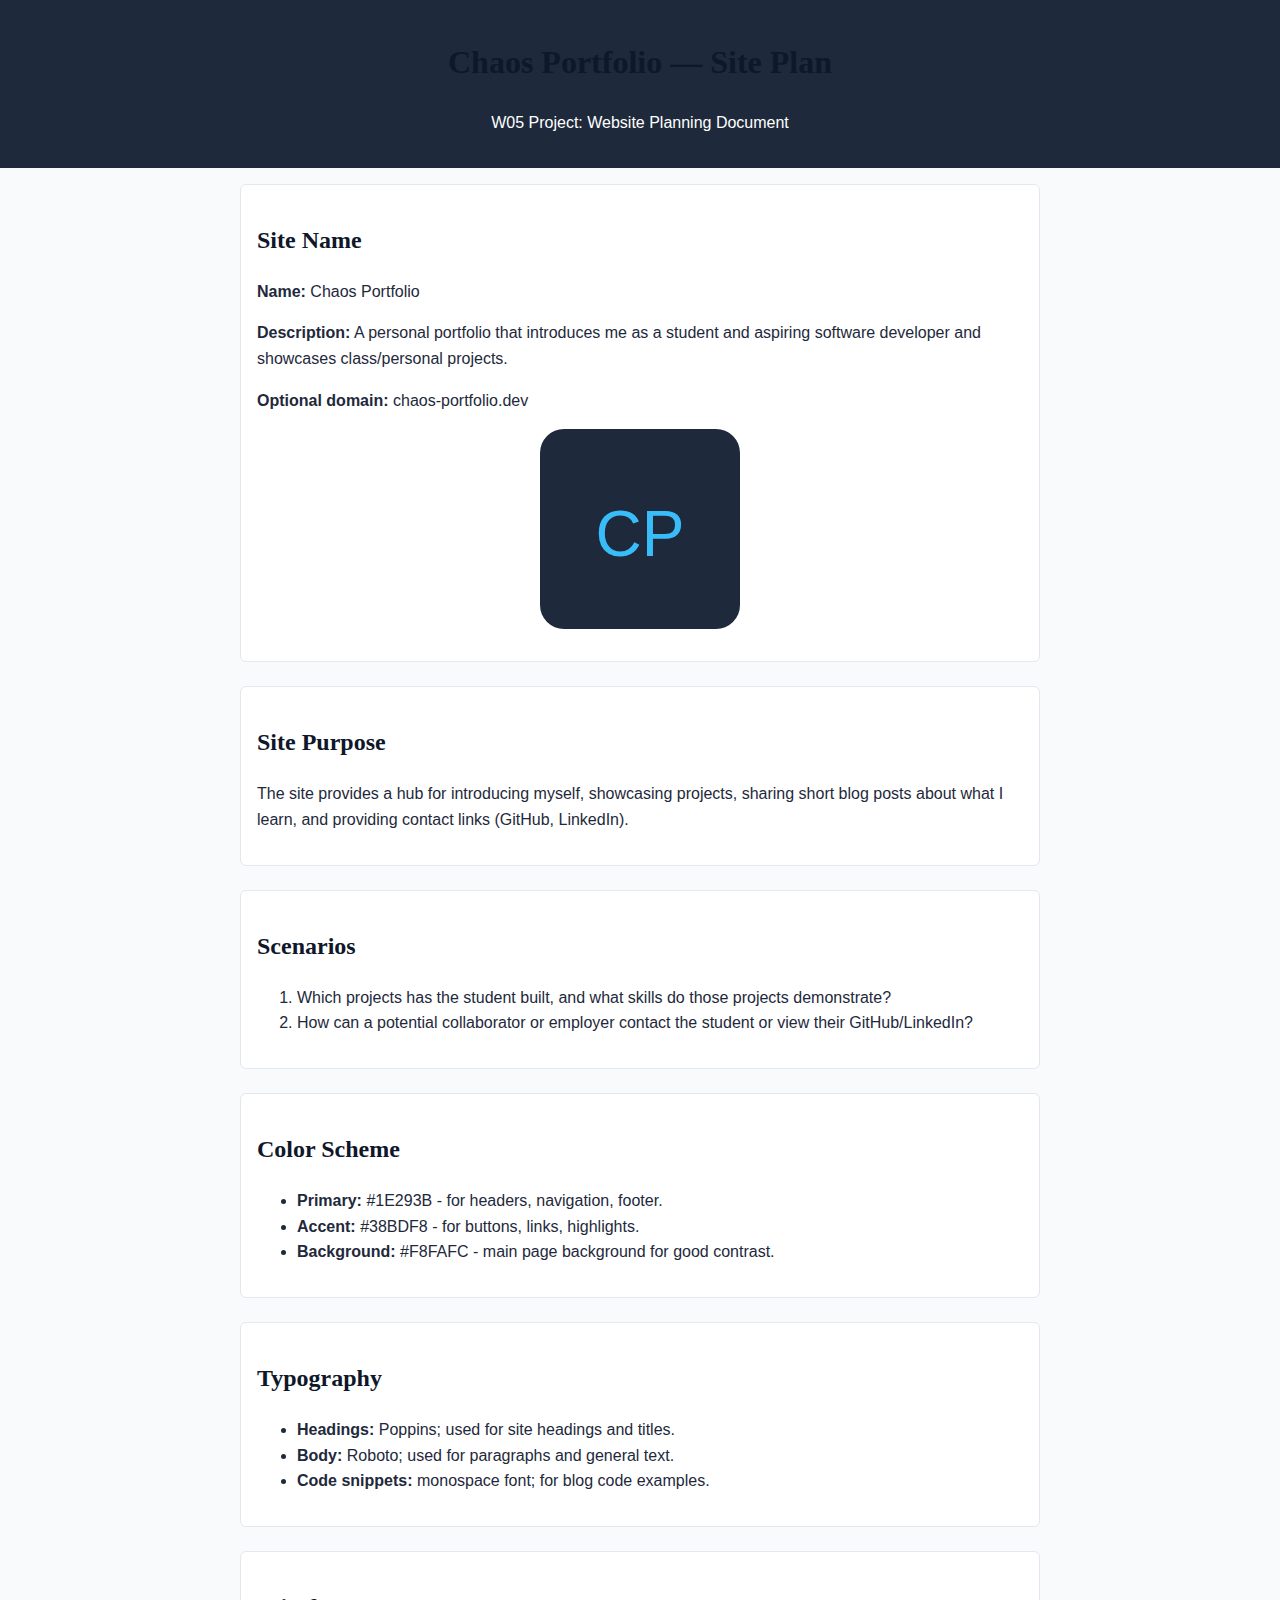
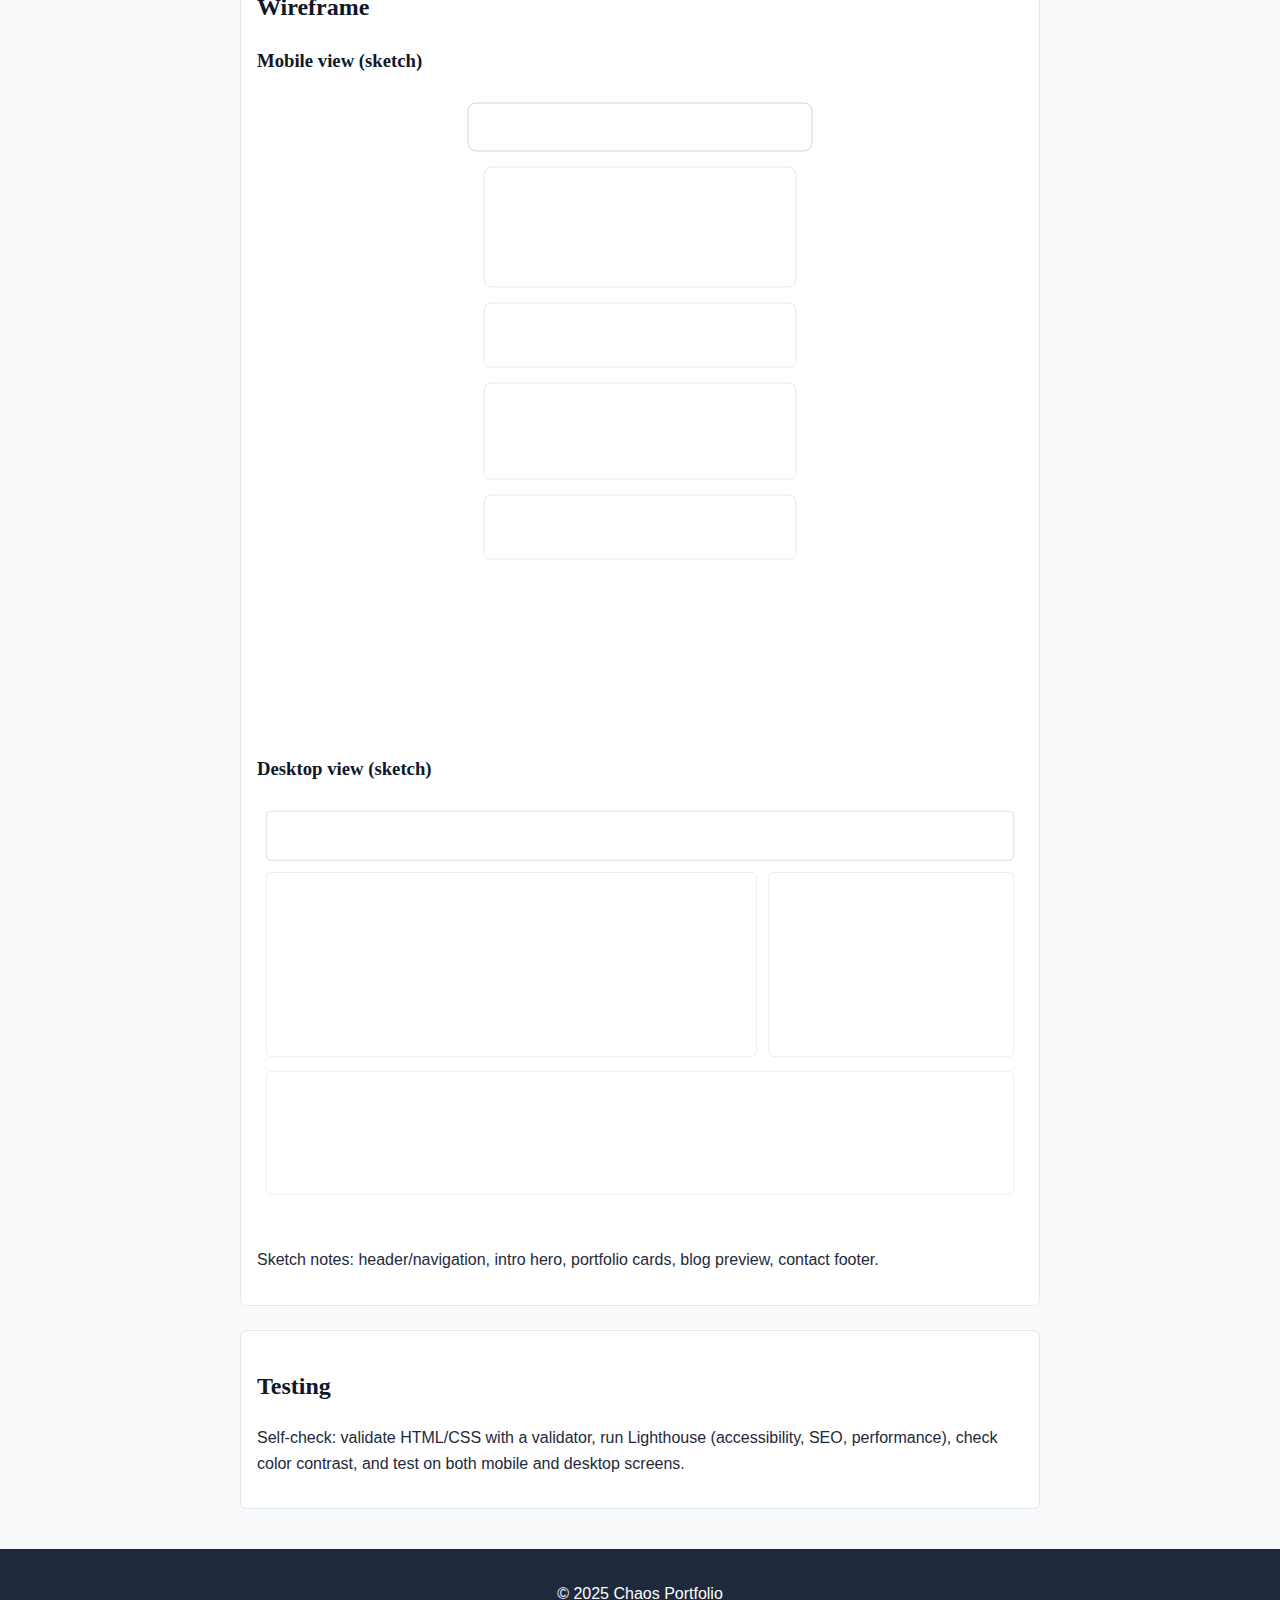
<file: project/siteplan.html>
<!DOCTYPE html>
<html lang="en">
<head>
  <meta charset="utf-8">
  <meta name="viewport" content="width=device-width, initial-scale=1">
  <title>Site Plan - Chaos Portfolio</title>

  <!-- Google Fonts -->
  <link href="https://fonts.googleapis.com/css2?family=Poppins:wght@600;700&family=Roboto:wght@400;700&display=swap" rel="stylesheet">

  <!-- Local stylesheet -->
  <link rel="stylesheet" href="siteplan.css">
</head>
<body>
  <header>
    <h1>Chaos Portfolio — Site Plan</h1>
    <p>W05 Project: Website Planning Document</p>
  </header>

  <main>
    <section id="site-name">
      <h2>Site Name</h2>
      <p><strong>Name:</strong> Chaos Portfolio</p>
      <p><strong>Description:</strong> A personal portfolio that introduces me as a student and aspiring software developer and showcases class/personal projects.</p>
      <p><strong>Optional domain:</strong> chaos-portfolio.dev</p>
      <img src="logo-placeholder.svg" alt="Chaos Portfolio logo" class="logo">
    </section>

    <section id="site-purpose">
      <h2>Site Purpose</h2>
      <p>The site provides a hub for introducing myself, showcasing projects, sharing short blog posts about what I learn, and providing contact links (GitHub, LinkedIn).</p>
    </section>

    <section id="scenarios">
      <h2>Scenarios</h2>
      <ol>
        <li>Which projects has the student built, and what skills do those projects demonstrate?</li>
        <li>How can a potential collaborator or employer contact the student or view their GitHub/LinkedIn?</li>
      </ol>
    </section>

    <section id="color-schema">
      <h2>Color Scheme</h2>
      <ul>
        <li><strong>Primary:</strong> <span class="color-box primary"></span> #1E293B - for headers, navigation, footer.</li>
        <li><strong>Accent:</strong> <span class="color-box accent"></span> #38BDF8 - for buttons, links, highlights.</li>
        <li><strong>Background:</strong> #F8FAFC - main page background for good contrast.</li>
      </ul>
    </section>

    <section id="typography">
      <h2>Typography</h2>
      <ul>
        <li><strong>Headings:</strong> Poppins; used for site headings and titles.</li>
        <li><strong>Body:</strong> Roboto; used for paragraphs and general text.</li>
        <li><strong>Code snippets:</strong> monospace font; for blog code examples.</li>
      </ul>
    </section>

    <section id="wireframe">
      <h2>Wireframe</h2>
      <h3>Mobile view (sketch)</h3>
      <img src="wireframe-mobile.svg" alt="Mobile wireframe sketch" class="wireframe">

      <h3>Desktop view (sketch)</h3>
      <img src="wireframe-desktop.svg" alt="Desktop wireframe sketch" class="wireframe">

      <p>Sketch notes: header/navigation, intro hero, portfolio cards, blog preview, contact footer.</p>
    </section>

    <section id="testing">
      <h2>Testing</h2>
      <p>Self-check: validate HTML/CSS with a validator, run Lighthouse (accessibility, SEO, performance), check color contrast, and test on both mobile and desktop screens.</p>
    </section>
  </main>

  <footer>
    <p>© 2025 Chaos Portfolio</p>
  </footer>
</body>
</html>
</file>
<file: styles/base.css>
/* Basic page styles */
body {
  margin: 0;
  padding: 0;
  font-family: 'Roboto', sans-serif; /* body font */
  background-color: white; /* white background */
  color: #333;
}

/* Header */
header {
  background-color: #ff1493; /* deep pink */
  color: white;
  padding: 1rem;
  text-align: center;
}

#course-title {
  display: block;
  font-size: 1.4rem;
  margin-bottom: 0.5rem;
  font-weight: bold;
  font-family: 'Poppins', sans-serif; /* heading font */
}

/* Navigation */
nav {
  display: flex;
  justify-content: center;
  gap: 1rem;
}

nav a {
  color: white;
  text-decoration: none;
  font-weight: bold;
}

nav a:hover {
  color: #ffc0cb; /* light pink on hover */
}

/* Main content */
main {
  max-width: 800px;
  margin: 1.5rem auto;
  padding: 0 1rem;
}

h1, h2 {
  font-family: 'Poppins', sans-serif; /* headings use Poppins */
}

.card {
  background-color: #ffc0cb; /* light pink cards */
  border: 2px solid #ff1493; /* deep pink border */
  border-radius: 6px;
  padding: 1rem;
  margin-bottom: 1.5rem;
  box-shadow: 0 2px 6px rgba(0,0,0,0.1);
}

.card h2 {
  color: #ff1493; /* deep pink headings */
}

.card img {
  max-width: 100%;
  height: auto;
  margin-top: 0.5rem;
  border-radius: 4px;
}

/* Footer */
footer {
  background-color: #ff1493; /* deep pink */
  color: white;
  text-align: center;
  padding: 1rem;
  margin-top: 2rem;
}
</file>
<file: css/style.css>
/* ===== Global Styles ===== */
body {
  font-family: Arial, sans-serif;
  margin: 0;
  padding: 0;
  line-height: 1.5;
  background: #f9f9f9;
  color: #333;
}

header, footer {
  background: #0073e6;
  color: white;
  text-align: center;
  padding: 1rem 0;
}

main {
  max-width: 600px;
  margin: 2rem auto;
  background: white;
  padding: 2rem;
  border-radius: 8px;
  box-shadow: 0 4px 10px rgba(0,0,0,0.1);
}

label, legend {
  display: block;
  margin-top: 1rem;
  font-weight: bold;
}

input[type="text"],
input[type="date"],
select,
textarea {
  width: 100%;
  padding: 0.6rem;
  margin-top: 0.4rem;
  border: 1px solid #ccc;
  border-radius: 4px;
}

textarea {
  resize: vertical;
}

input[type="submit"] {
  margin-top: 1.5rem;
  background: #0073e6;
  color: white;
  padding: 0.8rem 1.2rem;
  border: none;
  border-radius: 4px;
  font-size: 1rem;
  cursor: pointer;
}

input[type="submit"]:hover {
  background: #005bb5;
}

.required {
  color: red;
}

/* ===== Star Rating ===== */
.rating {
  direction: rtl;
  unicode-bidi: bidi-override;
  display: inline-flex;
  font-size: 2.5rem;
  gap: 0.25rem;
}

.rating input {
  display: none; /* hide radios */
}

.rating label {
  color: #ccc;
  cursor: pointer;
  transition: color 0.3s ease;
}

.rating label:hover,
.rating label:hover ~ label {
  color: gold;
}

.rating input:checked ~ label {
  color: gold;
}

/* ===== Responsive ===== */
@media (max-width: 600px) {
  main {
    margin: 1rem;
    padding: 1rem;
  }

  .rating {
    font-size: 2rem;
  }
}
</file>
<file: styles/place.css>
/* Place.css - Mobile-first pink theme (consistent with Week 1 & 2) */

/* Global color scheme */
:root {
  --primary: #ff1493;   /* Deep pink */
  --accent: #ffc0cb;    /* Light pink */
  --text: #222222;      /* Dark gray text */
  --bg: #ffffff;        /* White background */
}

/* Reset margins and padding */
* {
  box-sizing: border-box;
  margin: 0;
  padding: 0;
}

/* General body styles */
body {
  font-family: 'Poppins', sans-serif; /* same as Week 1 & 2 */
  background: var(--bg);
  color: var(--text);
  line-height: 1.6;
  padding: 1rem;
  text-align: center; /* keep content centered */
}

/* Page header */
header {
  text-align: center;
  background: var(--primary);
  color: white;
  padding: 1rem;
  border-radius: 12px;
  margin-bottom: 1rem;
}




/* Hero container */
.hero {
  position: relative;
  text-align: center;
  border-radius: 12px;
  overflow: hidden;
}

/* Make the image fill the hero */
.hero figure {
  margin: 0;
}

.hero figure img {
  width: 100%;
  height: auto;
  display: block;
  box-shadow: 0 3px 8px rgba(0,0,0,0.2);
}

.hero figure figcaption {
  display: none;
}

/* Overlay content (Data + Weather) */
.overlay {
  position: absolute;
  top: 0; left: 0; right: 0; bottom: 0; /* stretch over image */
  display: flex;
  flex-direction: column;   /* stack by default (mobile) */
  justify-content: center;
  align-items: center;
  gap: 1rem;
  padding: 1rem;
}



/* Data and weather boxes */
.data,
.weather {
  background: var(--accent);
  padding: 1rem;
  border-radius: 12px;
  box-shadow: 0 2px 6px rgba(0,0,0,0.15);
  text-align: left;
}

/* Section titles */
h2 {
  margin-bottom: 0.5rem;
  color: var(--primary);
  border-bottom: 2px solid white;
  display: inline-block;
  padding-bottom: 0.25rem;
}

/* List inside data and weather */
ul {
  list-style: none;
  padding: 0;
}

.label {
  font-weight: bold;
  margin-right: 0.5rem;
  color: var(--primary);
}

/* Weather icon styles */
.weather-icon {
  display: block;
  width: 50px;             /* Adjust size */
  margin: 0.5rem auto;     /* Center under Weather heading */
}

/* Footer */
footer {
  text-align: center;
  margin-top: 2rem;
  font-size: 0.9rem;
  color: var(--primary);
}
</file>
<file: styles/place-large.css>
/* place-large.css - Wider screen layout */
/* Kicks in when screen is at least 640px wide */
@media (min-width: 640px) {

  /* Hero container grows taller for wide view */
  .hero {
    min-height: 450px;
  }

  /* Overlay turns into a grid with two columns */
  .hero .overlay {
    flex-direction: row;          /* side by side instead of stacked */
    justify-content: space-between;
    align-items: flex-start;
    gap: 9rem;
    max-width: 800px;
    margin: 0 auto;
    top: 150px;
    position: absolute;
    left: 0; right: 0;
  }

  /* Data on the left */
  .data {
    flex: 1;
    height: 305px;
    background: rgba(255, 230, 240, 0.75);          /* soft pink background */
    padding: 1rem;
    border-radius: 20px;
    box-shadow: 0 4px 12px rgba(0,0,0,0.25);
  }

  /* Weather on the right */
  .weather {
    flex: 1;
    height:240px;
    background: rgba(255, 230, 240, 0.75);
    padding: 1rem;
    border-radius: 20px;
    box-shadow: 0 4px 12px rgba(0,0,0,0.25);
  }

  /* Hide the small SVG weather icon in wide view */
  .weather-icon {
    display: none;
  }

  /* Add pseudo-element (emoji icon) after "Weather" heading */
  .weather h2::after {
    content: " ⛅";
    font-size: 1.3rem;
    margin-left: 0.3rem;
    color: var(--primary);
  }
}
</file>
<file: siteplanproject.css>
/* siteplan.css */

body {
  font-family: Arial, sans-serif;
  background-color: #f9fafb;
  color: #1e293b;
  line-height: 1.6;
  margin: 0;
  padding: 0;
}

header, footer {
  background-color: #1e293b; /* dark navy */
  color: white;
  text-align: center;
  padding: 1rem;
}

h1, h2, h3 {
  font-family: Georgia, serif;
  color: #0f172a; /* darker heading text */
}

main {
  max-width: 800px;
  margin: 0 auto;
  padding: 1rem;
}

section {
  background-color: white;
  border: 1px solid #e2e8f0;
  border-radius: 6px;
  padding: 1rem;
  margin-bottom: 1.5rem;
}

img {
  max-width: 100%;
  display: block;
  margin: 1rem auto;
}

/* Links in footer */
footer a {
  color: #38bdf8; /* accent blue */
  text-decoration: none;
}
footer a:hover {
  text-decoration: underline;
}
</file>
<file: styles/temples.css>
/* temples.css - Mobile styles first (uses Week 01 fonts & theme) */

/* Define our colors and sizes in one place */
:root {
  --primary: #ff1493; /* deep pink */
  --accent: #ffc0cb;  /* light pink */
  --bg: #ffffff;      /* white background */
  --text: #222;       /* dark gray text */
  --maxw: 1000px;     /* max width for content */
  --pad: 1rem;        /* padding size */
}

/* Reset box model */
* {
  box-sizing: border-box;
}

body {
  margin: 0;
  font-family: 'Roboto', sans-serif;
  background: var(--bg);
  color: var(--text);
  line-height: 1.4;
}

/* HEADER */
.site-header {
  background: var(--primary);
  color: white;
  display: flex;
  align-items: center;
  justify-content: space-between;
  padding: .8rem var(--pad);
}

.site-title {
  font-family: 'Poppins', sans-serif;
  font-size: 1.3rem;
  margin: 0;
}

/* HAMBURGER BUTTON (☰) */
#menu-btn {
  background: transparent;
  border: none;
  color: white;
  font-size: 1.6rem;
  cursor: pointer;
}

/* NAVIGATION MENU (hidden on mobile until button is clicked) */
.main-nav {
  display: none; /* hidden by default */
  flex-direction: column;
  gap: .4rem;
  margin-top: .6rem;
  padding: 0 var(--pad);
}

.main-nav a {
  display: block;
  color: white;
  text-decoration: none;
  padding: .5rem .6rem;
  border-radius: 6px;
  background: rgba(255, 255, 255, 0.04);
}

.main-nav a:hover {
  background: var(--accent);
  color: var(--text);
}

/* When nav has the "open" class (set by JS), show it */
.main-nav.open {
  display: flex;
}

/* MAIN */
.page-title {
  text-align: center;
  margin: 1.2rem 0 0.8rem;
  font-family: 'Poppins', sans-serif;
}

/* Gallery grid - 1 column on small screens */
.gallery {
  max-width: var(--maxw);
  margin: 0 auto;
  padding: 0 var(--pad) 2rem;
  display: grid;
  grid-template-columns: 1fr;
  gap: 1.1rem;
}

figure {
  margin: 0;
  text-align: center;
}

figure img {
  width: 100%;
  height: auto; /* allow images to resize naturally */
  border-radius: 6px;
}

figcaption {
  margin-top: .5rem;
  font-size: .95rem;
  color: var(--primary);
}

/* FOOTER */
.site-footer {
  background: var(--primary);
  color: white;
  text-align: center;
  padding: .8rem 1rem;
  margin-top: 1.5rem;
  font-size: .95rem;
}
</file>
<file: styles/temples-large.css>
/* temples-large.css - Bigger screen styles go here */
@media (min-width: 800px) {
  :root {
    --pad: 2rem; /* more padding on bigger screens */
  }

  /* HEADER */
  .site-header {
    padding: 1rem 2rem;
  }

  /* Hide hamburger button on desktop */
  #menu-btn {
    display: none;
  }

  /* Show nav horizontally on desktop */
  .main-nav {
    display: flex !important;
    flex-direction: row;
    gap: 1.25rem;
    align-items: center;
    margin-top: 0;
    padding: 0;
  }

  .main-nav a {
    background: transparent;
    padding: 0.2rem .4rem;
    color: white;
  }

  /* Gallery = 3 columns on desktop */
  .gallery {
    grid-template-columns: repeat(3, 1fr);
    gap: 1.5rem;
    padding: 0 2rem 3rem;
  }

  /* Crop images so they look neat */
  figure img {
    height: 160px;
    object-fit: cover;
  }

  .page-title {
    margin-top: 1.6rem;
  }
}
</file>
<file: project/project.css>
/* siteplan.css */

body {
  font-family: Arial, sans-serif;
  background-color: #f9fafb;
  color: #1e293b;
  line-height: 1.6;
  margin: 0;
  padding: 0;
}

header, footer {
  background-color: #1e293b; /* dark navy */
  color: white;
  text-align: center;
  padding: 1rem;
}

h1, h2, h3 {
  font-family: Georgia, serif;
  color: #0f172a; /* darker heading text */
}

main {
  max-width: 800px;
  margin: 0 auto;
  padding: 1rem;
}

section {
  background-color: white;
  border: 1px solid #e2e8f0;
  border-radius: 6px;
  padding: 1rem;
  margin-bottom: 1.5rem;
}

img {
  max-width: 100%;
  display: block;
  margin: 1rem auto;
}

/* Links in footer */
footer a {
  color: #38bdf8; /* accent blue */
  text-decoration: none;
}
footer a:hover {
  text-decoration: underline;
}
</file>
<file: project/siteplan.css>
/* siteplan.css */

body {
  font-family: Arial, sans-serif;
  background-color: #f9fafb;
  color: #1e293b;
  line-height: 1.6;
  margin: 0;
  padding: 0;
}

header, footer {
  background-color: #1e293b; /* dark navy */
  color: white;
  text-align: center;
  padding: 1rem;
}

h1, h2, h3 {
  font-family: Georgia, serif;
  color: #0f172a; /* darker heading text */
}

main {
  max-width: 800px;
  margin: 0 auto;
  padding: 1rem;
}

section {
  background-color: white;
  border: 1px solid #e2e8f0;
  border-radius: 6px;
  padding: 1rem;
  margin-bottom: 1.5rem;
}

img {
  max-width: 100%;
  display: block;
  margin: 1rem auto;
}

/* Links in footer */
footer a {
  color: #38bdf8; /* accent blue */
  text-decoration: none;
}
footer a:hover {
  text-decoration: underline;
}
</file>
<file: final-project/fpstyle.css>
/* ================================
   My Personal Portfolio – Style
   Softer Pastel Pink Theme
   ================================ */

/* Reset spacing for consistency */
* {
  margin: 0;
  padding: 0;
  box-sizing: border-box;
}

/* General body styling */
body {
  font-family: "Poppins", Arial, sans-serif;
  background-color: #ffeef2; /* light pastel pink background */
  color: #333333; /* neutral text color */
  line-height: 1.6;
  padding: 10px;
}

/* Header section */
header {
  background-color: #ff7aa2; /* soft dark pink */
  color: #000000; /* black text for contrast */
  text-align: center;
  padding: 25px 0;
  border-radius: 12px;
  box-shadow: 0 4px 8px rgba(0, 0, 0, 0.08);
}

/* h1 stands out clearly */
header h1 {
  color: #000000; /* dark text to show clearly on pink background */
  font-size: 2.2rem;
  text-shadow: 0 1px 3px rgba(0, 0, 0, 0.2); /* soft shadow for readability */
}

/* Navigation styles */
nav ul {
  list-style: none;
  margin-top: 15px;
}

nav ul li {
  display: inline;
  margin: 0 12px;
}

nav a {
  color: #000000;
  text-decoration: none;
  font-weight: bold;
  transition: opacity 0.3s;
}

nav a:hover {
  opacity: 0.8;
}

/* Main content area */
main {
  background-color: #ffffff;
  max-width: 850px;
  margin: 25px auto;
  padding: 25px;
  border-radius: 14px;
  box-shadow: 0 4px 12px rgba(0, 0, 0, 0.07);
}

/* Headings */
h1, h2, h3 {
  color: #ff7aa2; /* soft pink headings */
  margin-bottom: 10px;
}

h1 {
  font-size: 2rem;
}

h2 {
  margin-top: 15px;
}

/* Paragraphs and text */
p {
  margin-bottom: 15px;
  color: #000000; /* readable blackish text */
}

/* Lists */
ul {
  margin-left: 20px;
}

/* Accent text */
span.highlight {
  color: #ff7aa2;
  font-weight: bold;
}

/* Footer section */
footer {
  background-color: #ff7aa2;
  color: white;
  text-align: center;
  padding: 15px 10px;
  border-radius: 10px;
  margin-top: 40px;
  box-shadow: 0 4px 8px rgba(0, 0, 0, 0.08);
}

/* Buttons or links styled as buttons */
a.button {
  display: inline-block;
  background-color: #ff7aa2;
  color: white;
  padding: 10px 18px;
  border-radius: 8px;
  text-decoration: none;
  margin-top: 10px;
  transition: background 0.3s;
}

a.button:hover {
  background-color: #ff8fb2; /* lighter pink hover */
}

/* Responsive mobile view */
@media (max-width: 600px) {
  nav ul li {
    display: block;
    margin: 8px 0;
  }

  main {
    padding: 18px;
  }
}


/* ================================
   Portfolio Page Styling
   ================================ */

#project-list {
  display: grid;
  grid-template-columns: repeat(2, 1fr);
  gap: 20px;
  margin-top: 20px;
}

/* Each project card box */
.project-card {
  background-color: #fff8fa;
  border-radius: 10px;
  box-shadow: 0 4px 10px rgba(0, 0, 0, 0.05);
  padding: 15px;
  text-align: center;
  transition: transform 0.3s ease;
}

/* Hover effect */
.project-card:hover {
  transform: translateY(-5px);
}

/* Images */
.project-card img {
  width: 100%;
  border-radius: 8px;
  margin-bottom: 10px;
}

/* Headings inside cards */
.project-card h3 {
  color: #ff7aa2;
  font-size: 1.3rem;
  margin-bottom: 5px;
}

/* Description text */
.project-card p {
  font-size: 0.95rem;
  color: #333;
  margin-bottom: 10px;
}

/* The third card spans both columns */
.project-card:nth-child(3) {
  grid-column: span 2;
}

/* Make it responsive on mobile */
@media (max-width: 700px) {
  #project-list {
    grid-template-columns: 1fr;
  }

  .project-card:nth-child(3) {
    grid-column: span 1;
  }
}
</file>
